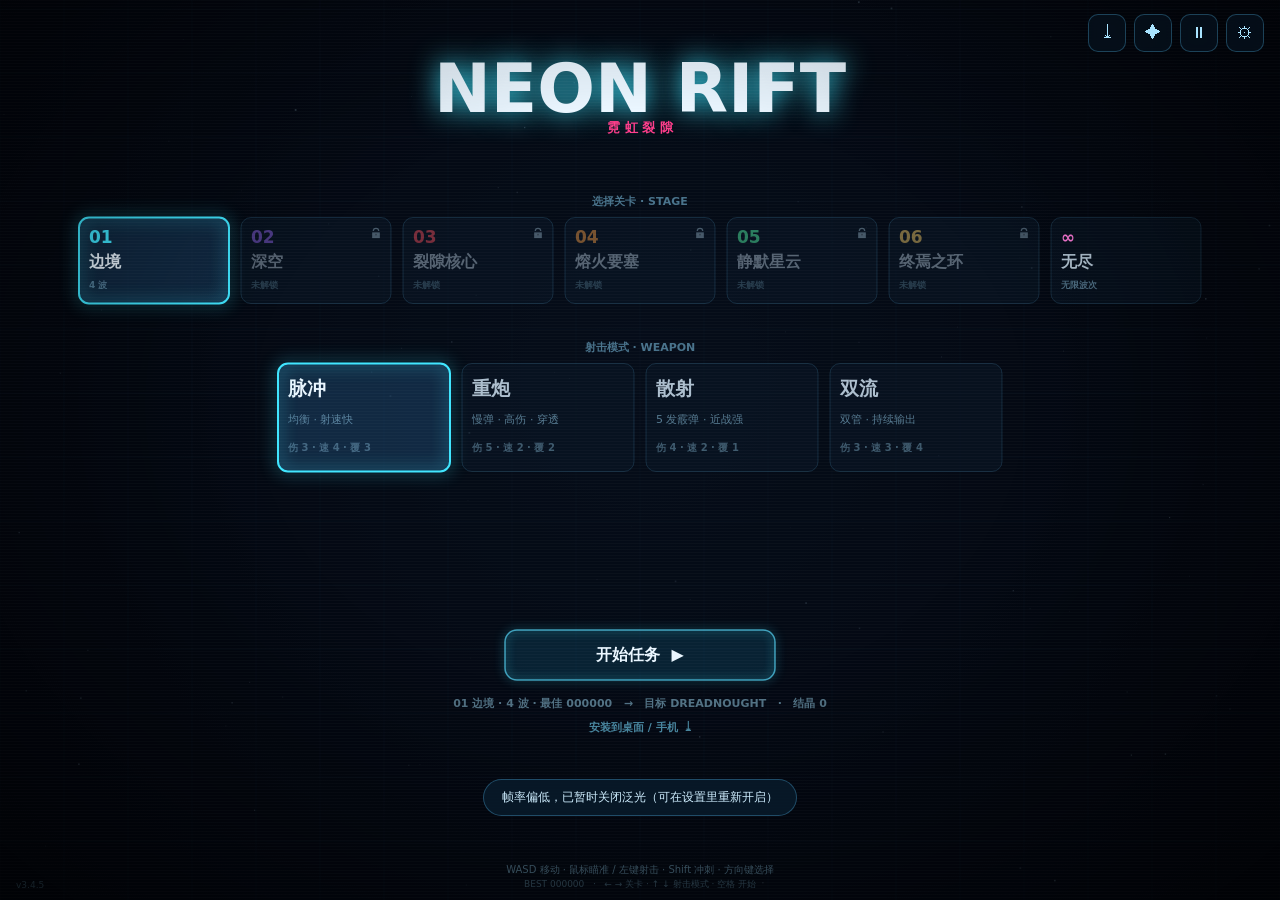
<file: index.html>
<!doctype html>
<html lang="zh-CN">
<head>
<meta charset="utf-8"/>
<meta name="viewport" content="width=device-width, initial-scale=1, maximum-scale=1, user-scalable=no, viewport-fit=cover"/>
<title>NEON RIFT · 霓虹裂隙</title>
<meta name="theme-color" content="#03060d"/>
<link rel="manifest" href="./manifest.webmanifest"/>
<link rel="apple-touch-icon" href="./icons/icon-192.png"/>
<meta name="apple-mobile-web-app-capable" content="yes"/>
<meta name="apple-mobile-web-app-status-bar-style" content="black-translucent"/>
<meta name="apple-mobile-web-app-title" content="NEON RIFT"/>
<meta name="mobile-web-app-capable" content="yes"/>
<style>* { margin: 0; padding: 0; box-sizing: border-box; }
html, body { height: 100%; overflow: hidden; background: #03060d; }
body {
  font-family: "Bahnschrift", "Segoe UI", "Microsoft YaHei", system-ui, sans-serif;
  color: #eaf6ff;
  -webkit-user-select: none; user-select: none;
  -webkit-tap-highlight-color: transparent;
}
#game { display: block; position: fixed; inset: 0; cursor: crosshair; touch-action: none; }
#fx {
  position: fixed; inset: 0; pointer-events: none;
  background:
    radial-gradient(ellipse at 50% 45%, rgba(0,0,0,0) 42%, rgba(0,0,0,.62) 100%),
    repeating-linear-gradient(to bottom, rgba(255,255,255,.028) 0 1px, rgba(0,0,0,0) 1px 3px);
  opacity: .9;
}

#topbar {
  position: fixed; top: 14px; right: 16px; display: flex; gap: 8px; z-index: 20;
}
.iconbtn {
  width: 38px; height: 38px; border-radius: 10px; cursor: pointer;
  border: 1px solid rgba(90, 200, 255, .28);
  background: rgba(8, 22, 38, .55); color: #a9e4ff;
  font-size: 16px; line-height: 1; backdrop-filter: blur(6px);
  transition: border-color .15s, background .15s, color .15s, transform .1s;
}
.iconbtn:hover { border-color: rgba(90, 220, 255, .7); color: #eaf6ff; background: rgba(14, 40, 66, .75); }
.iconbtn:active { transform: scale(.94); }

#settings, #upgrades, #install {
  position: fixed; inset: 0; z-index: 40;
  display: flex; align-items: center; justify-content: center;
  background: rgba(2, 5, 10, .66); backdrop-filter: blur(6px);
  padding: 20px;
}
#settings.hidden, #upgrades.hidden, #install.hidden { display: none; }
.panel {
  width: min(560px, 100%); max-height: 84vh; overflow-y: auto;
  background: linear-gradient(160deg, rgba(10, 26, 44, .96), rgba(5, 12, 22, .97));
  border: 1px solid rgba(70, 190, 255, .25);
  border-radius: 16px; padding: 22px 24px 18px;
  box-shadow: 0 24px 80px rgba(0, 0, 0, .6), 0 0 40px rgba(40, 180, 255, .07);
}
.panel h2 {
  font-size: 20px; letter-spacing: .12em; margin-bottom: 16px;
  display: flex; align-items: baseline; gap: 10px;
}
.panel h2 span { font-size: 11px; letter-spacing: .3em; color: rgba(130, 200, 235, .5); font-weight: 500; }
.row {
  display: flex; align-items: center; justify-content: space-between; gap: 16px;
  padding: 11px 0; border-bottom: 1px solid rgba(80, 160, 210, .1);
}
.row:last-child { border-bottom: none; }
.row .label { font-size: 13px; color: rgba(205, 235, 250, .88); }
.row .label small { display: block; font-size: 11px; color: rgba(130, 190, 220, .5); margin-top: 2px; }
.row input[type=range] { width: 190px; accent-color: #3fe6ff; }
.switch {
  width: 44px; height: 24px; border-radius: 12px; border: 1px solid rgba(90, 190, 235, .3);
  background: rgba(255, 255, 255, .07); position: relative; cursor: pointer; flex: none;
  transition: background .18s, border-color .18s;
}
.switch::after {
  content: ""; position: absolute; top: 2px; left: 2px; width: 18px; height: 18px;
  border-radius: 50%; background: rgba(190, 225, 245, .7); transition: transform .18s, background .18s;
}
.switch.on { background: rgba(40, 190, 255, .28); border-color: rgba(90, 220, 255, .65); }
.switch.on::after { transform: translateX(20px); background: #7fe7ff; }
.bind {
  min-width: 84px; padding: 6px 12px; border-radius: 8px; cursor: pointer;
  border: 1px solid rgba(90, 190, 235, .3); background: rgba(255, 255, 255, .05);
  color: #cfeeff; font-family: inherit; font-size: 12px;
}
.bind:hover { border-color: rgba(90, 220, 255, .7); }
.bind:disabled { opacity: .38; cursor: not-allowed; }
.bind.waiting { border-color: #ffd166; color: #ffd166; animation: blink 1s infinite; }
@keyframes blink { 50% { opacity: .45; } }
.shards {
  display: flex; align-items: baseline; gap: 8px;
  font-size: 12px; letter-spacing: .18em; color: rgba(150, 210, 240, .6);
  margin-bottom: 8px;
}
.shards b { font-size: 22px; letter-spacing: .04em; color: #ffd166; font-weight: 700; }
.guide { font-size: 13px; line-height: 1.9; color: rgba(205, 235, 250, .85); }
.guide p { margin: 8px 0; }
.guide b { color: #7fe7ff; }
.guide ol { padding-left: 20px; margin: 6px 0; }
.guide li { margin: 4px 0; }
.guide .muted { color: rgba(150, 200, 230, .55); font-size: 12px; }
.panel-foot { display: flex; justify-content: space-between; gap: 12px; margin-top: 18px; }
.panel-foot button {
  padding: 9px 18px; border-radius: 9px; cursor: pointer; font-family: inherit;
  font-size: 13px; border: 1px solid rgba(90, 190, 235, .3);
  background: rgba(255, 255, 255, .05); color: #cfeeff;
}
.panel-foot button.primary { background: rgba(40, 190, 255, .2); border-color: rgba(90, 220, 255, .65); color: #eaf6ff; }
.panel-foot button:hover { border-color: rgba(90, 220, 255, .8); }
.section-title {
  font-size: 11px; letter-spacing: .24em; color: rgba(130, 200, 235, .45);
  margin: 18px 0 4px; text-transform: uppercase;
}

#rotate {
  position: fixed; inset: 0; z-index: 60; display: flex; flex-direction: column;
  align-items: center; justify-content: center; gap: 18px;
  background: rgba(2, 5, 10, .92); font-size: 15px; color: rgba(190, 230, 250, .8);
}
#rotate.hidden { display: none; }
#rotate div { font-size: 54px; color: #3fe6ff; animation: spin 2.4s ease-in-out infinite; }
@keyframes spin { 0%, 20% { transform: rotate(0deg); } 60%, 100% { transform: rotate(90deg); } }

#toast {
  position: fixed; left: 50%; bottom: 84px; transform: translateX(-50%);
  padding: 9px 18px; border-radius: 999px; z-index: 50;
  background: rgba(8, 26, 42, .9); border: 1px solid rgba(90, 200, 255, .3);
  font-size: 12px; color: #cfeeff; pointer-events: none;
  transition: opacity .3s;
}
#toast.hidden { opacity: 0; }
</style>
</head>
<body>
<canvas id="game"></canvas>
<div id="fx"></div>

<div id="topbar">
  <button id="btn-install" class="iconbtn" title="安装到桌面 / 手机">⤓</button>
  <button id="btn-upgrades" class="iconbtn" title="强化">✦</button>
  <button id="btn-pause" class="iconbtn" title="暂停">⏸</button>
  <button id="btn-settings" class="iconbtn" title="设置">⚙</button>
</div>

<div id="settings" class="hidden">
  <div class="panel">
    <h2>设置 <span>SETTINGS</span></h2>
    <div id="settings-body"></div>
    <div class="panel-foot">
      <button id="btn-reset" class="ghost">恢复默认</button>
      <button id="btn-close" class="primary">关闭</button>
    </div>
  </div>
</div>

<div id="upgrades" class="hidden">
  <div class="panel">
    <h2>强化 <span>UPGRADES</span></h2>
    <div class="shards">结晶 <b id="shard-count">0</b></div>
    <div id="upgrade-body"></div>
    <div class="panel-foot">
      <button id="btn-upgrade-close" class="primary">关闭</button>
    </div>
  </div>
</div>

<div id="install" class="hidden">
  <div class="panel">
    <h2>安装 <span>INSTALL</span></h2>
    <div id="install-body" class="guide"></div>
    <div class="panel-foot">
      <button id="btn-install-close" class="primary">知道了</button>
    </div>
  </div>
</div>

<div id="rotate" class="hidden">
  <div>↻</div>
  <p>横屏游玩体验更好</p>
</div>

<div id="toast" class="hidden"></div>

<script>(function () {
'use strict';
/* ---- 00-config.js ---- */
﻿/* =========================================================
   NEON RIFT · 霓虹裂隙
   00 — config: constants, palettes, persistent settings
   ========================================================= */

var TAU = Math.PI * 2;
var APP_VERSION = 'v3.4.5';
var SIM_HZ = 120;
var STEP = 1 / SIM_HZ;
var MAX_STEPS = 8;
var FONT = '"Bahnschrift","Segoe UI","Microsoft YaHei",system-ui,sans-serif';
var SAVE_BEST_KEY = 'neonrift.best.v2';
var SAVE_SET_KEY = 'neonrift.settings.v2';
var SAVE_LOADOUT_KEY = 'neonrift.loadout.v1';
var SAVE_STAGEBEST_KEY = 'neonrift.stagebest.v1';
var SAVE_PROGRESS_KEY = 'neonrift.progress.v1';
var SAVE_UPGRADE_KEY = 'neonrift.upgrades.v1';

/* 战役关卡：数字顺序，通关前一关解锁下一关；无尽是常驻模式 */
var STAGES = [
  {
    num: 1, name: '边境', en: 'OUTER RIM', waves: 3,
    hp: 1, speed: 1, dmg: 1, spawn: 1,
    bossHp: 1, bossVariant: 0, bossName: 'DREADNOUGHT',
    tint: '#3fe6ff', reward: 30,
    desc: '标准节奏 · 3 波 + 守卫'
  },
  {
    num: 2, name: '深空', en: 'DEEP FIELD', waves: 4,
    hp: 1.25, speed: 1.05, dmg: 1.08, spawn: 1.15,
    bossHp: 1.2, bossVariant: 1, bossName: 'SENTINEL',
    tint: '#9d6bff', reward: 45,
    desc: '更硬更快 · 4 波 + 哨兵'
  },
  {
    num: 3, name: '裂隙核心', en: 'RIFT CORE', waves: 5,
    hp: 1.55, speed: 1.1, dmg: 1.16, spawn: 1.3,
    bossHp: 1.45, bossVariant: 2, bossName: 'RIFT CORE',
    tint: '#ff4d5e', reward: 65,
    desc: '高压弹幕 · 5 波 + 核心'
  },
  {
    num: 4, name: '熔火要塞', en: 'EMBER FORT', waves: 6,
    hp: 1.95, speed: 1.15, dmg: 1.24, spawn: 1.45,
    bossHp: 1.7, bossVariant: 0, bossName: 'WARFORGE',
    tint: '#ff9f43', reward: 90,
    desc: '重装火力 · 6 波 + 熔炉'
  },
  {
    num: 5, name: '静默星云', en: 'SILENT NEBULA', waves: 7,
    hp: 2.4, speed: 1.2, dmg: 1.32, spawn: 1.6,
    bossHp: 2.0, bossVariant: 1, bossName: 'VOID EYE',
    tint: '#54ffa8', reward: 120,
    desc: '视野压制 · 7 波 + 虚空之眼'
  },
  {
    num: 6, name: '终焉之环', en: 'FINAL RING', waves: 8,
    hp: 2.9, speed: 1.25, dmg: 1.4, spawn: 1.75,
    bossHp: 2.3, bossVariant: 2, bossName: 'OMEGA',
    tint: '#ffd166', reward: 160,
    desc: '最终决战 · 8 波 + OMEGA'
  },
  {
    num: 0, name: '无尽', en: 'ENDLESS', waves: 0, endless: true,
    hp: 1.5, speed: 1.15, dmg: 1.25, spawn: 1.4,
    bossHp: 1.9, bossVariant: 2, bossName: 'RIFT CORE',
    tint: '#ff7ad9', reward: 0,
    desc: '无限波次 · 每 5 波 Boss'
  }
];

/* 强化：用通关获得的结晶永久升级 */
var UPGRADES = [
  { id: 'damage', name: '火力强化', en: 'DAMAGE', desc: '每级 +8% 子弹伤害', max: 10, cost: 40, growth: 1.35 },
  { id: 'rate', name: '射速强化', en: 'FIRE RATE', desc: '每级 -3% 射击间隔', max: 8, cost: 50, growth: 1.35 },
  { id: 'hull', name: '船体强化', en: 'HULL', desc: '每级 +10 最大结构', max: 8, cost: 45, growth: 1.35 },
  { id: 'shield', name: '护盾单元', en: 'SHIELD', desc: '开局多 1 层护盾', max: 3, cost: 90, growth: 2.0 },
  { id: 'armor', name: '装甲镀层', en: 'ARMOR', desc: '每级 -4% 受到伤害', max: 5, cost: 75, growth: 1.6 }
];

/* 射击模式：单发 / 重炮 / 散射 / 双流 */
var WEAPONS = [
  {
    id: 'pulse', name: '脉冲', en: 'PULSE', desc: '均衡 · 射速快',
    interval: 0.1, dmg: 1, speed: 940, r: 3.4, life: 0.9,
    count: 1, spread: 0, pierce: 0, color: '#7fe7ff',
    stats: [3, 4, 3]
  },
  {
    id: 'cannon', name: '重炮', en: 'CANNON', desc: '慢弹 · 高伤 · 穿透',
    interval: 0.3, dmg: 3.5, speed: 640, r: 6.5, life: 1.2,
    count: 1, spread: 0, pierce: 2, color: '#ffd166',
    stats: [5, 2, 2]
  },
  {
    id: 'scatter', name: '散射', en: 'SCATTER', desc: '5 发霰弹 · 近战强',
    interval: 0.36, dmg: 0.85, speed: 790, r: 3, life: 0.55,
    count: 5, spread: 0.42, pierce: 0, color: '#c3b6ff',
    stats: [4, 2, 1]
  },
  {
    id: 'twin', name: '双流', en: 'TWIN', desc: '双管 · 持续输出',
    interval: 0.13, dmg: 0.7, speed: 980, r: 3, life: 0.85,
    count: 2, spread: 0.05, pierce: 0, color: '#3fe6ff',
    stats: [3, 3, 4]
  }
];

var PALETTES = {
  normal: {
    player: '#3fe6ff',
    drone: '#ff3d8b',
    weaver: '#ffd166',
    splitter: '#9d6bff',
    sniper: '#ff9f43',
    bomber: '#ff5d3d',
    boss: '#ff4d5e',
    heal: '#54ffa8',
    rapid: '#ffd166',
    triple: '#9d6bff',
    shield: '#7fe7ff',
    white: '#eaf6ff',
    cyan: '#3fe6ff',
    gold: '#ffd166',
    green: '#54ffa8',
    red: '#ff4d5e',
    violet: '#9d6bff',
    pink: '#ff3d8b',
    orange: '#ff9f43'
  },
  cb: {
    player: '#00e5ff',
    drone: '#ffb000',
    weaver: '#4d7cff',
    splitter: '#ffffff',
    sniper: '#ff44ff',
    bomber: '#ff3030',
    boss: '#ff3030',
    heal: '#54ffa8',
    rapid: '#ffb000',
    triple: '#4d7cff',
    shield: '#00e5ff',
    white: '#f2f7ff',
    cyan: '#00e5ff',
    gold: '#ffb000',
    green: '#54ffa8',
    red: '#ff3030',
    violet: '#4d7cff',
    pink: '#ffb000',
    orange: '#ff44ff'
  }
};

var BIND_ACTIONS = [
  { id: 'up', label: '上移', hint: '默认 W' },
  { id: 'down', label: '下移', hint: '默认 S' },
  { id: 'left', label: '左移', hint: '默认 A' },
  { id: 'right', label: '右移', hint: '默认 D' },
  { id: 'shoot', label: '射击', hint: '默认 空格 / 鼠标左键' },
  { id: 'dash', label: '冲刺', hint: '默认 Shift / 鼠标右键' },
  { id: 'pause', label: '暂停', hint: '默认 P / Esc' }
];

function defaultSettings() {
  return {
    volume: 0.8,
    shake: 1,
    flashes: true,
    colorblind: false,
    autoaim: false,
    bloom: true,
    sim120: true,
    showFps: false,
    bindings: {
      up: 'KeyW',
      down: 'KeyS',
      left: 'KeyA',
      right: 'KeyD',
      shoot: 'Space',
      dash: 'ShiftLeft',
      pause: 'KeyP'
    }
  };
}

function loadSettings() {
  var s = defaultSettings();
  try {
    var raw = localStorage.getItem(SAVE_SET_KEY);
    if (raw) {
      var o = JSON.parse(raw) || {};
      for (var k in s) {
        if (k === 'bindings') continue;
        if (k in o) s[k] = o[k];
      }
      if (o.bindings) {
        for (var b in s.bindings) {
          if (typeof o.bindings[b] === 'string' && o.bindings[b]) s.bindings[b] = o.bindings[b];
        }
      }
    }
  } catch (e) {}
  return s;
}

function saveSettings() {
  try { localStorage.setItem(SAVE_SET_KEY, JSON.stringify(settings)); } catch (e) {}
}

var settings = loadSettings();
var COL = settings.colorblind ? PALETTES.cb : PALETTES.normal;

function applyPalette() {
  COL = settings.colorblind ? PALETTES.cb : PALETTES.normal;
}

function applySimRate() {
  var fast = settings.sim120 !== false;
  SIM_HZ = fast ? 120 : 60;
  STEP = 1 / SIM_HZ;
  MAX_STEPS = fast ? 8 : 5;
}

applySimRate();



/* ---- 05-canvas.js ---- */
/* =========================================================
   05 — canvas handles & render surfaces
   ========================================================= */

var canvas = document.getElementById('game');
var ctx = canvas.getContext('2d');

var sceneCanvas = null;
var sceneCtx = null;
var bloomCanvas = null;
var bloomCtx = null;
var bgCanvas = null;
var bgCtx = null;
var stars = [];

var g = null; // current world render target

var VW = 1, VH = 1, DPR = 1;
var bloomEnabled = true;
var fpsSamples = [];
var lowFpsTime = 0;

/* ---- 10-util.js ---- */
/* =========================================================
   10 — util: math, drawing helpers, pools, key labels
   ========================================================= */

function rand(a, b) { return a + Math.random() * (b - a); }
function randi(a, b) { return Math.floor(rand(a, b + 1)); }
function clamp(v, a, b) { return v < a ? a : (v > b ? b : v); }
function lerp(a, b, t) { return a + (b - a) * t; }
function hlen(x, y) { return Math.hypot(x, y); }
function dist(ax, ay, bx, by) { return Math.hypot(ax - bx, ay - by); }
function pick(arr) { return arr[Math.floor(Math.random() * arr.length)]; }

function pad(n) { return String(Math.max(0, Math.floor(n))).padStart(6, '0'); }
function pad2(n) { return String(Math.max(0, Math.floor(n))).padStart(2, '0'); }

function poly(g, x, y, r, sides, rot) {
  g.beginPath();
  for (var i = 0; i < sides; i++) {
    var a = rot + (i / sides) * TAU;
    var px = x + Math.cos(a) * r;
    var py = y + Math.sin(a) * r;
    if (i === 0) g.moveTo(px, py); else g.lineTo(px, py);
  }
  g.closePath();
}

function glowOn(g, color, blur) { g.shadowColor = color; g.shadowBlur = blur; }
function glowOff(g) { g.shadowBlur = 0; }

var KEY_NAMES = {
  Space: '空格',
  ShiftLeft: '左 Shift',
  ShiftRight: '右 Shift',
  ControlLeft: '左 Ctrl',
  ControlRight: '右 Ctrl',
  AltLeft: '左 Alt',
  AltRight: '右 Alt',
  ArrowUp: '↑',
  ArrowDown: '↓',
  ArrowLeft: '←',
  ArrowRight: '→',
  Escape: 'Esc',
  Enter: 'Enter',
  Tab: 'Tab',
  Backspace: 'Backspace',
  CapsLock: 'CapsLock',
  Semicolon: ';',
  Quote: "'",
  Comma: ',',
  Period: '.',
  Slash: '/',
  Backslash: '\\',
  BracketLeft: '[',
  BracketRight: ']',
  Minus: '-',
  Equal: '=',
  Backquote: '`'
};

function keyLabel(code) {
  if (!code) return '—';
  if (KEY_NAMES[code]) return KEY_NAMES[code];
  if (code.indexOf('Key') === 0) return code.slice(3);
  if (code.indexOf('Digit') === 0) return code.slice(5);
  if (code.indexOf('Numpad') === 0) return 'Num ' + code.slice(6);
  return code;
}

/* simple object pool: take() returns a recycled object or a new one */
function Pool() { this.free = []; }
Pool.prototype.take = function () { return this.free.length ? this.free.pop() : {}; };
Pool.prototype.give = function (o) { if (this.free.length < 600) this.free.push(o); };

/* ---- 20-audio.js ---- */
/* =========================================================
   20 — audio: tiny WebAudio synth, no assets
   ========================================================= */

var AC = null;
var masterGain = null;
var noiseBuf = null;

function audio() {
  if (AC) {
    if (AC.state === 'suspended') { try { AC.resume(); } catch (e) {} }
    return AC;
  }
  var Ctor = window.AudioContext || window.webkitAudioContext;
  if (!Ctor) return null;
  try { AC = new Ctor(); } catch (e) { return null; }
  masterGain = AC.createGain();
  masterGain.gain.value = settings.volume;
  masterGain.connect(AC.destination);
  return AC;
}

function applyVolume() {
  if (masterGain) masterGain.gain.value = clamp(settings.volume, 0, 1);
}

function getNoise(a) {
  if (!noiseBuf) {
    noiseBuf = a.createBuffer(1, Math.floor(a.sampleRate * 0.5), a.sampleRate);
    var d = noiseBuf.getChannelData(0);
    for (var i = 0; i < d.length; i++) d[i] = Math.random() * 2 - 1;
  }
  return noiseBuf;
}

function tone(f1, f2, dur, type, vol, delay) {
  if (settings.volume <= 0.001) return;
  var a = audio(); if (!a) return;
  var t = a.currentTime + (delay || 0);
  var o = a.createOscillator();
  var gn = a.createGain();
  o.type = type || 'sine';
  o.frequency.setValueAtTime(Math.max(20, f1), t);
  o.frequency.exponentialRampToValueAtTime(Math.max(20, f2), t + dur);
  gn.gain.setValueAtTime(0.0001, t);
  gn.gain.exponentialRampToValueAtTime(Math.max(0.0002, vol), t + 0.008);
  gn.gain.exponentialRampToValueAtTime(0.0001, t + dur);
  o.connect(gn);
  gn.connect(masterGain);
  o.start(t);
  o.stop(t + dur + 0.03);
}

function noiseHit(dur, vol, freq, q, delay) {
  if (settings.volume <= 0.001) return;
  var a = audio(); if (!a) return;
  var t = a.currentTime + (delay || 0);
  var src = a.createBufferSource();
  src.buffer = getNoise(a);
  var flt = a.createBiquadFilter();
  flt.type = 'bandpass';
  flt.frequency.value = freq;
  flt.Q.value = q || 1;
  var gn = a.createGain();
  gn.gain.setValueAtTime(vol, t);
  gn.gain.exponentialRampToValueAtTime(0.0001, t + dur);
  src.connect(flt);
  flt.connect(gn);
  gn.connect(masterGain);
  src.start(t);
  src.stop(t + dur + 0.02);
}

function sfx(name, opts) {
  opts = opts || {};
  var p = opts.pitch || 1;
  switch (name) {
    case 'shoot':
      tone(880 * p, 260 * p, 0.055, 'square', 0.016);
      break;
    case 'hit':
      tone(340 * p, 190 * p, 0.045, 'triangle', 0.024);
      break;
    case 'kill':
      noiseHit(0.2, 0.06, 900 * p, 0.8);
      tone(220 * p, 80 * p, 0.16, 'triangle', 0.03);
      break;
    case 'bigkill':
      noiseHit(0.5, 0.1, 400, 0.6);
      tone(120, 40, 0.6, 'sawtooth', 0.06);
      break;
    case 'hurt':
      tone(180, 60, 0.28, 'sawtooth', 0.06);
      noiseHit(0.18, 0.05, 300, 0.7);
      break;
    case 'dash':
      noiseHit(0.16, 0.045, 1600, 1.4);
      break;
    case 'pickup':
      tone(660, 660, 0.08, 'sine', 0.045);
      tone(990, 990, 0.12, 'sine', 0.045, 0.08);
      break;
    case 'wave':
      tone(220, 220, 0.16, 'triangle', 0.045);
      tone(330, 330, 0.22, 'triangle', 0.045, 0.12);
      break;
    case 'death':
      noiseHit(0.9, 0.1, 500, 0.6);
      tone(140, 40, 0.9, 'sawtooth', 0.08);
      break;
    case 'bossSpawn':
      tone(70, 45, 1.0, 'sawtooth', 0.085);
      noiseHit(0.8, 0.07, 220, 0.6);
      break;
    case 'bossShot':
      tone(130, 80, 0.25, 'square', 0.026);
      break;
    case 'enrage':
      tone(90, 200, 0.5, 'sawtooth', 0.08);
      noiseHit(0.6, 0.08, 260, 0.7);
      break;
    case 'shield':
      tone(520, 780, 0.14, 'sine', 0.05);
      break;
    case 'shieldBreak':
      tone(700, 200, 0.3, 'square', 0.05);
      noiseHit(0.2, 0.05, 1200, 1.2);
      break;
    case 'snipe':
      tone(1400, 300, 0.12, 'sawtooth', 0.035);
      break;
    case 'charge':
      tone(300, 900, 0.5, 'sine', 0.025);
      break;
    case 'fuse':
      tone(900, 900, 0.06, 'square', 0.03);
      break;
    case 'boom':
      noiseHit(0.45, 0.11, 300, 0.7);
      tone(90, 40, 0.45, 'sawtooth', 0.07);
      break;
    default:
      break;
  }
}

/* ---- 30-input.js ---- */
﻿/* =========================================================
   30 — input: keyboard, mouse, touch joystick, rebinding
   ========================================================= */

var keys = new Set();
var pressed = new Set();
var pointer = { x: 0, y: 0, down: false, active: false, type: 'mouse' };
var stick = { active: false, id: null, ox: 0, oy: 0, x: 0, y: 0, dx: 0, dy: 0, mag: 0 };
var wasTouch = false;
var dashQueued = false;
var rebindAction = null;

var IS_TOUCH = (typeof navigator !== 'undefined' && navigator.maxTouchPoints > 0) ||
  (typeof window !== 'undefined' && 'ontouchstart' in window);

function act(name) {
  var c = settings.bindings[name];
  if (name === 'up') return keys.has(c) || keys.has('ArrowUp');
  if (name === 'down') return keys.has(c) || keys.has('ArrowDown');
  if (name === 'left') return keys.has(c) || keys.has('ArrowLeft');
  if (name === 'right') return keys.has(c) || keys.has('ArrowRight');
  if (name === 'shoot') return keys.has(c);
  if (name === 'dash') return keys.has(c) || keys.has('ShiftRight');
  if (name === 'pause') return keys.has(c) || keys.has('Escape');
  return keys.has(c);
}

function actPressed(name) {
  var c = settings.bindings[name];
  if (name === 'up') return pressed.has(c) || pressed.has('ArrowUp');
  if (name === 'down') return pressed.has(c) || pressed.has('ArrowDown');
  if (name === 'left') return pressed.has(c) || pressed.has('ArrowLeft');
  if (name === 'right') return pressed.has(c) || pressed.has('ArrowRight');
  if (name === 'shoot') return pressed.has(c);
  if (name === 'dash') return pressed.has(c) || pressed.has('ShiftRight');
  if (name === 'pause') return pressed.has(c) || pressed.has('Escape');
  return pressed.has(c);
}

function isTypingTarget(el) {
  if (!el) return false;
  var tag = (el.tagName || '').toLowerCase();
  return tag === 'input' || tag === 'textarea' || tag === 'select';
}

function clearInput() {
  keys.clear();
  pressed.clear();
  pointer.down = false;
  stick.active = false;
  stick.mag = 0;
  stick.dx = stick.dy = 0;
}

window.addEventListener('keydown', function (e) {
  if (rebindAction) {
    e.preventDefault();
    if (e.code === 'Escape') {
      rebindAction = null;
      refreshSettings();
      return;
    }
    settings.bindings[rebindAction] = e.code;
    rebindAction = null;
    saveSettings();
    refreshSettings();
    return;
  }
  if (isTypingTarget(e.target)) return;

  var gameKey = ['Space', 'ArrowUp', 'ArrowDown', 'ArrowLeft', 'ArrowRight', 'Tab', 'ShiftLeft', 'ShiftRight'].indexOf(e.code) >= 0;
  if (gameKey && e.preventDefault) e.preventDefault();

  if (!keys.has(e.code)) pressed.add(e.code);
  keys.add(e.code);
}, { passive: false });

window.addEventListener('keyup', function (e) {
  keys.delete(e.code);
});

window.addEventListener('blur', function () {
  clearInput();
});

function updatePointerFromEvent(e) {
  var r = canvas.getBoundingClientRect();
  pointer.x = e.clientX - r.left;
  pointer.y = e.clientY - r.top;
  pointer.active = true;
}

function stickFromEvent(e) {
  var r = canvas.getBoundingClientRect();
  var x = e.clientX - r.left;
  var y = e.clientY - r.top;
  var dx = x - stick.ox;
  var dy = y - stick.oy;
  var m = hlen(dx, dy);
  var max = 62;
  if (m > max) { dx = dx / m * max; dy = dy / m * max; m = max; }
  stick.x = x;
  stick.y = y;
  stick.dx = dx / max;
  stick.dy = dy / max;
  stick.mag = clamp(m / max, 0, 1);
}

canvas.addEventListener('pointerdown', function (e) {
  if (uiModal) return;
  updatePointerFromEvent(e);
  if (e.pointerType === 'touch') {
    wasTouch = true;
    if (state === 'play') {
      if (!stick.active) {
        stick.active = true;
        stick.id = e.pointerId;
        stick.ox = pointer.x;
        stick.oy = pointer.y;
        stick.x = pointer.x;
        stick.y = pointer.y;
        stick.dx = 0; stick.dy = 0; stick.mag = 0;
      } else {
        dashQueued = true;
      }
    }
  } else {
    pointer.type = 'mouse';
    pointer.down = true;
    if (e.button === 2) dashQueued = true;
  }

  if (state === 'title') {
    menuPointer(pointer.x, pointer.y);
  } else if (state === 'clear') {
    if (clearTimer > 0.8) goMenu();
  } else if (state === 'dead') {
    if (deadTimer > 0.6) goMenu();
  } else if (state === 'pause' && !uiModal) {
    state = 'play';
  }
  try { canvas.setPointerCapture(e.pointerId); } catch (err) {}
});

canvas.addEventListener('pointermove', function (e) {
  updatePointerFromEvent(e);
  if (e.pointerType !== 'touch') pointer.aimLock = false;
  if (e.pointerType === 'touch') {
    wasTouch = true;
    if (stick.active && e.pointerId === stick.id) stickFromEvent(e);
  } else {
    pointer.type = 'mouse';
  }
});

window.addEventListener('pointerup', function (e) {
  if (e.pointerType === 'touch') {
    if (stick.active && e.pointerId === stick.id) {
      stick.active = false;
      stick.id = null;
      stick.mag = 0;
      stick.dx = stick.dy = 0;
    }
  } else {
    pointer.down = false;
  }
});

window.addEventListener('pointercancel', function () {
  pointer.down = false;
  stick.active = false;
  stick.id = null;
  stick.mag = 0;
  stick.dx = stick.dy = 0;
});

canvas.addEventListener('contextmenu', function (e) {
  if (e.preventDefault) e.preventDefault();
});


/* ---- 40-state.js ---- */
/* =========================================================
   40 — state: score, player, wave director, entity factories
   ========================================================= */

var state = 'title';
var time = 0;
var score = 0;
var best = loadBest();
var bestByStage = loadStageBest();
var progress = loadProgress();
var upgrades = loadUpgrades();
var clearReward = 0;
var clearFirst = false;
var menuStage = 0;
var menuWeapon = 0;
var stageIndex = 0;
var stageCfg = STAGES[0];
var weaponCfg = WEAPONS[0];
var menuRects = [];
var clearTimer = 0;
var clearNewBest = false;
var wave = 0;
var combo = 0;
var comboTimer = 0;
var shakeMag = 0;
var shakeX = 0;
var shakeY = 0;
var hitstop = 0;
var hitFlash = 0;
var banner = 0;
var bannerText = '';
var deadTimer = 0;
var waveActive = false;
var waveGap = 0;
var waveStartTime = 0;
var waveSpawn = { left: 0, timer: 0, interval: 0.9, boss: false };
var boss = null;
var muted = false;

var player = {
  x: 0, y: 0, vx: 0, vy: 0, r: 14,
  hp: 100, maxHp: 100,
  aim: -Math.PI / 2,
  fireCd: 0, dashCd: 0, dashT: 0, ddx: 0, ddy: 0,
  invuln: 0, rapid: 0, triple: 0, thrust: 0,
  shield: 0, shots: 0, hitDirs: []
};

var bullets = [];
var ebullets = [];
var enemies = [];
var particles = [];
var pickups = [];
var rings = [];
var floats = [];
var spawns = [];

var bulletPool = new Pool();
var ebPool = new Pool();
var partPool = new Pool();
var floatPool = new Pool();
var ringPool = new Pool();

function loadBest() {
  try { return parseInt(localStorage.getItem(SAVE_BEST_KEY) || '0', 10) || 0; } catch (e) { return 0; }
}

function saveBest(v) {
  try { localStorage.setItem(SAVE_BEST_KEY, String(v)); } catch (e) {}
}

function loadStageBest() {
  var zeros = STAGES.map(function () { return 0; });
  try {
    var raw = localStorage.getItem(SAVE_STAGEBEST_KEY);
    if (!raw) return zeros;
    var arr = JSON.parse(raw);
    if (!arr || !arr.length) return zeros;
    return STAGES.map(function (_, i) { return Math.max(0, (arr[i] | 0)); });
  } catch (e) { return zeros; }
}

function saveStageBest() {
  try { localStorage.setItem(SAVE_STAGEBEST_KEY, JSON.stringify(bestByStage)); } catch (e) {}
}

function defaultUpgrades() {
  var o = {};
  for (var i = 0; i < UPGRADES.length; i++) o[UPGRADES[i].id] = 0;
  return o;
}

function loadUpgrades() {
  var u = defaultUpgrades();
  try {
    var raw = localStorage.getItem(SAVE_UPGRADE_KEY);
    if (raw) {
      var o = JSON.parse(raw) || {};
      for (var i = 0; i < UPGRADES.length; i++) {
        var def = UPGRADES[i];
        u[def.id] = clamp(o[def.id] | 0, 0, def.max);
      }
    }
  } catch (e) {}
  return u;
}

function saveUpgrades() {
  try { localStorage.setItem(SAVE_UPGRADE_KEY, JSON.stringify(upgrades)); } catch (e) {}
}

function loadProgress() {
  var p = { cleared: STAGES.map(function () { return false; }), shards: 0 };
  try {
    var raw = localStorage.getItem(SAVE_PROGRESS_KEY);
    if (raw) {
      var o = JSON.parse(raw) || {};
      if (o.cleared) {
        for (var i = 0; i < STAGES.length; i++) p.cleared[i] = !!o.cleared[i];
      }
      p.shards = Math.max(0, o.shards | 0);
    }
  } catch (e) {}

  // 迁移：以前拿过分数的关卡视为已通关
  for (var j = 0; j < STAGES.length; j++) {
    if (bestByStage[j] > 0) p.cleared[j] = true;
  }
  p.cleared[STAGES.length - 1] = true; // 无尽常驻解锁
  return p;
}

function saveProgress() {
  try { localStorage.setItem(SAVE_PROGRESS_KEY, JSON.stringify(progress)); } catch (e) {}
}

function isStageUnlocked(i) {
  var st = STAGES[i];
  if (!st) return false;
  if (st.endless) return true;
  if (i === 0) return true;
  return !!progress.cleared[i - 1];
}

function isStageCleared(i) { return !!progress.cleared[i]; }

function upgradeCost(def) {
  var lv = upgrades[def.id] || 0;
  return Math.round(def.cost * Math.pow(def.growth, lv));
}

function canBuyUpgrade(def) {
  return (upgrades[def.id] || 0) < def.max && progress.shards >= upgradeCost(def);
}

function buyUpgrade(id) {
  var def = null;
  for (var i = 0; i < UPGRADES.length; i++) {
    if (UPGRADES[i].id === id) { def = UPGRADES[i]; break; }
  }
  if (!def) return false;
  if ((upgrades[id] || 0) >= def.max) return false;
  var cost = upgradeCost(def);
  if (progress.shards < cost) return false;
  progress.shards -= cost;
  upgrades[id] = (upgrades[id] || 0) + 1;
  saveProgress();
  saveUpgrades();
  return true;
}

function loadLoadout() {
  try {
    var o = JSON.parse(localStorage.getItem(SAVE_LOADOUT_KEY) || '{}');
    if (o && typeof o.stage === 'number') menuStage = clamp(o.stage | 0, 0, STAGES.length - 1);
    if (o && typeof o.weapon === 'number') menuWeapon = clamp(o.weapon | 0, 0, WEAPONS.length - 1);
  } catch (e) {}
}

function saveLoadout() {
  try { localStorage.setItem(SAVE_LOADOUT_KEY, JSON.stringify({ stage: menuStage, weapon: menuWeapon })); } catch (e) {}
}

loadLoadout();
stageCfg = STAGES[menuStage];
weaponCfg = WEAPONS[menuWeapon];

/* ---------------- effects ---------------- */

function addParticles(x, y, n, color, speed, size, life) {
  for (var i = 0; i < n; i++) {
    var a = rand(0, TAU);
    var s = rand(speed * 0.2, speed);
    var l = rand(life * 0.45, life);
    var p = partPool.take();
    p.x = x; p.y = y;
    p.vx = Math.cos(a) * s;
    p.vy = Math.sin(a) * s;
    p.r = rand(size * 0.45, size);
    p.life = l; p.max = l;
    p.color = color;
    particles.push(p);
  }
  if (particles.length > 1000) {
    for (var k = 0; k < 60; k++) partPool.give(particles.shift());
  }
}

function addRing(x, y, color, r, life, w) {
  var o = ringPool.take();
  o.x = x; o.y = y; o.color = color;
  o.r0 = r * 0.35; o.r1 = r * 1.8;
  o.t = 0; o.max = life; o.w = w || 2;
  rings.push(o);
}

function addFloat(x, y, text, color, size) {
  var f = floatPool.take();
  f.x = x; f.y = y; f.text = text; f.color = color; f.size = size;
  f.t = 0; f.max = 0.95;
  floats.push(f);
}

function addShake(amount, angle) {
  shakeMag = Math.min(34, shakeMag + amount * settings.shake);
  if (angle != null) {
    shakeX += Math.cos(angle) * amount * 0.55 * settings.shake;
    shakeY += Math.sin(angle) * amount * 0.55 * settings.shake;
  }
}

/* ---------------- flow ---------------- */

function recycleAll() {
  var i;
  for (i = 0; i < bullets.length; i++) bulletPool.give(bullets[i]);
  bullets.length = 0;
  for (i = 0; i < ebullets.length; i++) ebPool.give(ebullets[i]);
  ebullets.length = 0;
  for (i = 0; i < particles.length; i++) partPool.give(particles[i]);
  particles.length = 0;
  for (i = 0; i < floats.length; i++) floatPool.give(floats[i]);
  floats.length = 0;
  for (i = 0; i < rings.length; i++) ringPool.give(rings[i]);
  rings.length = 0;
  enemies.length = 0;
  pickups.length = 0;
  spawns.length = 0;
}

function startGame(si, wi) {
  if (typeof si === 'number') menuStage = clamp(si | 0, 0, STAGES.length - 1);
  if (typeof wi === 'number') menuWeapon = clamp(wi | 0, 0, WEAPONS.length - 1);
  if (!isStageUnlocked(menuStage)) {
    if (typeof showToast === 'function') showToast('先通关上一关才能解锁');
    sfx('hurt');
    return;
  }
  stageIndex = menuStage;
  stageCfg = STAGES[stageIndex];
  weaponCfg = WEAPONS[menuWeapon];
  saveLoadout();

  recycleAll();
  score = 0; combo = 0; comboTimer = 0;
  boss = null;
  shakeMag = 0; shakeX = 0; shakeY = 0;
  hitstop = 0; hitFlash = 0;
  deadTimer = 0;
  clearTimer = 0;
  clearNewBest = false;
  clearReward = 0;
  clearFirst = false;
  banner = 0; bannerText = '';
  player.x = VW / 2;
  player.y = VH * 0.72;
  player.vx = 0; player.vy = 0;
  player.maxHp = 100 + (upgrades.hull || 0) * 10;
  player.hp = player.maxHp;
  player.aim = -Math.PI / 2;
  player.fireCd = 0.35;
  player.dashCd = 0; player.dashT = 0;
  player.invuln = 1.4;
  player.rapid = 0; player.triple = 0;
  player.shield = upgrades.shield || 0;
  player.shots = 0;
  player.hitDirs.length = 0;
  pointer.aimLock = true;
  state = 'play';
  waveActive = false;
  waveGap = 0;
  startWave(1);
  sfx('wave');
}

function goMenu() {
  state = 'title';
  recycleAll();
  boss = null;
  banner = 0;
  clearTimer = 0;
  deadTimer = 0;
  player.x = VW / 2;
  player.y = VH * 0.72;
  player.hp = player.maxHp;
  player.shield = 0;
  player.hitDirs.length = 0;
  clearInput();
}

function stageClear() {
  state = 'clear';
  clearTimer = 0;
  clearNewBest = score > (bestByStage[stageIndex] || 0);
  if (score > bestByStage[stageIndex]) bestByStage[stageIndex] = score;
  if (score > best) { best = score; saveBest(best); }
  saveStageBest();

  // 结算奖励：首通给全额 + 20，重复通关给 30%
  clearFirst = !progress.cleared[stageIndex];
  var base = stageCfg.reward || 0;
  clearReward = clearFirst ? base + 20 : Math.round(base * 0.3);
  progress.cleared[stageIndex] = true;
  progress.shards += clearReward;
  saveProgress();

  for (var i = 0; i < enemies.length; i++) {
    var e = enemies[i];
    addParticles(e.x, e.y, 10, ecolOf(e), 180, 3, 0.6);
  }
  enemies.length = 0;
  ebullets.length = 0;
  pickups.length = 0;
  addRing(player.x, player.y, COL.gold, 90, 1.1, 5);
  sfx('bigkill');
}

function startWave(n) {
  wave = n;
  waveActive = true;
  waveStartTime = time;
  var isBoss = stageCfg.endless ? (n % 5 === 0) : (n > stageCfg.waves);
  bannerText = isBoss
    ? ('BOSS · ' + stageCfg.bossName)
    : (stageCfg.endless ? ('WAVE ' + n) : ('WAVE ' + n + ' / ' + (stageCfg.waves + 1)));
  banner = 2.4;
  var count;
  if (n === 1) count = 2;
  else if (isBoss) count = 1;
  else count = Math.min(30, Math.round(Math.min(26, 2 + Math.floor(n * 1.5)) * stageCfg.spawn));
  waveSpawn.left = count;
  waveSpawn.timer = isBoss ? 1.8 : 0.9;
  waveSpawn.interval = Math.max(0.26, (0.95 - n * 0.04) / (1 + stageIndex * 0.08));
  waveSpawn.boss = isBoss;
  if (isBoss) addShake(5);
}

function die() {
  state = 'dead';
  deadTimer = 0;
  addShake(30);
  addRing(player.x, player.y, COL.cyan, 76, 0.9, 4);
  addParticles(player.x, player.y, 50, COL.cyan, 340, 4, 1.2);
  addParticles(player.x, player.y, 26, COL.white, 240, 3, 1);
  if (score > best) { best = score; saveBest(best); }
  if (score > (bestByStage[stageIndex] || 0)) {
    bestByStage[stageIndex] = score;
    saveStageBest();
  }
  sfx('death');
}

function damagePlayer(amount, sx, sy) {
  if (player.invuln > 0 || state !== 'play') return;
  if (player.shield > 0) {
    player.shield--;
    player.invuln = 0.85;
    addRing(player.x, player.y, COL.shield, 40, 0.5, 3);
    sfx('shieldBreak');
    addShake(6);
    return;
  }
  var armor = Math.max(0.6, 1 - (upgrades.armor || 0) * 0.04);
  player.hp -= amount * stageCfg.dmg * armor;
  player.invuln = 1.05;
  hitFlash = 1;
  var ang = (sx == null) ? rand(0, TAU) : Math.atan2(player.y - sy, player.x - sx);
  player.hitDirs.push({ a: ang, t: 0 });
  if (player.hitDirs.length > 6) player.hitDirs.shift();
  addShake(9, ang);
  sfx('hurt');
  addParticles(player.x, player.y, 16, COL.red, 190, 3, 0.5);
  if (player.hp <= 0) { player.hp = 0; die(); }
}

/* ---------------- spawning ---------------- */

function chooseType() {
  var r = Math.random();
  if (wave >= 4 && r < 0.10) return 'bomber';
  if (wave >= 3 && r < 0.24) return 'sniper';
  if (wave >= 4 && r < 0.36) return 'splitter';
  if (wave >= 2 && r < 0.62) return 'weaver';
  return 'drone';
}

function spawnEnemy(type) {
  var x = 0, y = 0, m = 70;
  for (var i = 0; i < 24; i++) {
    var side = randi(0, 3);
    if (side === 0) { x = rand(m, VW - m); y = -40; }
    else if (side === 1) { x = VW + 40; y = rand(m, VH - m); }
    else if (side === 2) { x = rand(m, VW - m); y = VH + 40; }
    else { x = -40; y = rand(m, VH - m); }
    if (dist(x, y, player.x, player.y) > 210) break;
  }
  if (type === 'warden') { x = VW / 2; y = -70; }
  var t = type === 'warden' ? 1.5 : 0.65;
  spawns.push({ x: x, y: y, t: t, max: t, type: type });
}

function makeEnemy(type, x, y) {
  var k = (1 + Math.max(0, wave - 1) * 0.05) * stageCfg.hp;
  var spd = stageCfg.speed;
  var e;

  if (type === 'drone') {
    e = {
      type: type, x: x, y: y, vx: 0, vy: 0, r: 13,
      hp: 2.2 * k, speed: (wave === 1 ? 58 : Math.min(200, 70 + wave * 4.5)) * spd,
      score: 10, ang: 0, fire: 0, hit: 0, phase: rand(0, TAU)
    };
  } else if (type === 'weaver') {
    e = {
      type: type, x: x, y: y, vx: 0, vy: 0, r: 15,
      hp: 3.2 * k, speed: Math.min(150, 52 + wave * 3) * spd,
      score: 16, ang: 0, fire: rand(0.8, 1.6), hit: 0, phase: rand(0, TAU)
    };
  } else if (type === 'splitter') {
    e = {
      type: type, x: x, y: y, vx: 0, vy: 0, r: 24,
      hp: 7 * k, speed: Math.min(120, 38 + wave * 2) * spd,
      score: 26, ang: 0, fire: 0, hit: 0, phase: rand(0, TAU)
    };
  } else if (type === 'sniper') {
    e = {
      type: type, x: x, y: y, vx: 0, vy: 0, r: 14,
      hp: 4 * k, speed: 62 * spd, score: 24,
      ang: 0, fire: rand(1.4, 2.4), charge: 0, aimAngle: 0, hit: 0, phase: rand(0, TAU)
    };
  } else if (type === 'bomber') {
    e = {
      type: type, x: x, y: y, vx: 0, vy: 0, r: 16,
      hp: 5.5 * k, speed: 150 * spd, score: 22,
      ang: 0, fire: 0, fuse: -1, hit: 0, phase: rand(0, TAU)
    };
  } else if (type === 'mini') {
    e = {
      type: type, x: x, y: y, vx: rand(-90, 90), vy: rand(-90, 90), r: 9,
      hp: 1.2 * stageCfg.hp, speed: 195 * Math.min(1.15, spd), score: 6,
      ang: 0, fire: 0, hit: 0, phase: 0
    };
  } else {
    var variant = stageCfg.bossVariant;
    var hp = (55 + wave * 5) * stageCfg.bossHp;
    e = {
      type: 'warden', x: x, y: y, vx: 0, vy: 0, r: 46,
      hp: hp, speed: variant === 1 ? 58 : (variant === 2 ? 50 : 46),
      score: 220 + stageIndex * 180, ang: 0,
      fire: 1.8, fire2: 2.4, spawnT: 5,
      spiralT: 0.8, spiralAngle: 0,
      variant: variant,
      hit: 0, phase: 0, enraged: false
    };
  }

  e.maxHp = e.hp;
  e.vx = e.vx || 0;
  e.vy = e.vy || 0;
  if (wave >= 3 && type !== 'mini' && type !== 'warden' && Math.random() < 0.12) applyElite(e);
  return e;
}

function applyElite(e) {
  var affix = pick(['shield', 'swift', 'split', 'volatile']);
  e.affix = affix;
  e.elite = true;
  e.hp *= 1.7;
  e.maxHp = e.hp;
  e.r *= 1.1;
  e.score = Math.round(e.score * 3);
  if (affix === 'shield') e.shield = 3;
  if (affix === 'swift') e.speed *= 1.5;
}

function enemyShoot(x, y, a, speed, r) {
  var b = ebPool.take();
  b.x = x; b.y = y;
  b.px = x; b.py = y;
  b.vx = Math.cos(a) * speed;
  b.vy = Math.sin(a) * speed;
  b.r = r || 5;
  b.life = 7;
  ebullets.push(b);
}

function dropPickup(x, y, type) {
  if (!type) {
    var r = Math.random();
    type = r < 0.44 ? 'heal' : (r < 0.7 ? 'rapid' : (r < 0.9 ? 'triple' : 'shield'));
  }
  pickups.push({
    x: x, y: y, vx: rand(-30, 30), vy: rand(-30, 30),
    r: 13, type: type, life: 17, t: rand(0, TAU)
  });
}

/* ---- 50-update.js ---- */
/* =========================================================
   50 — update: simulation
   ========================================================= */

var lastVolume = 0.8;

function toggleMute() {
  if (settings.volume > 0.001) {
    lastVolume = settings.volume;
    settings.volume = 0;
  } else {
    settings.volume = lastVolume || 0.8;
  }
  applyVolume();
  saveSettings();
  if (typeof syncSettingsUI === 'function') syncSettingsUI();
}

function update(dt) {
  time += dt;

  for (var i = 0; i < stars.length; i++) {
    var s = stars[i];
    s.y += s.z * 16 * dt;
    s.tw += dt * (0.6 + s.z);
    if (s.y > VH + 4) { s.y = -4; s.x = Math.random() * VW; }
  }

  shakeMag *= Math.exp(-7 * dt);
  shakeX *= Math.exp(-9 * dt);
  shakeY *= Math.exp(-9 * dt);
  if (shakeMag < 0.05) shakeMag = 0;
  hitFlash = Math.max(0, hitFlash - dt * 2.4);
  banner = Math.max(0, banner - dt);

  if (pressed.has('KeyM')) toggleMute();

  if (hitstop > 0) {
    hitstop -= dt;
    pressed.clear();
    return;
  }

  if (state === 'title') {
    if (actPressed('left')) menuStage = (menuStage + STAGES.length - 1) % STAGES.length;
    if (actPressed('right')) menuStage = (menuStage + 1) % STAGES.length;
    if (actPressed('up')) menuWeapon = (menuWeapon + WEAPONS.length - 1) % WEAPONS.length;
    if (actPressed('down')) menuWeapon = (menuWeapon + 1) % WEAPONS.length;
    if (actPressed('shoot') || pressed.has('Enter')) startGame(menuStage, menuWeapon);
    pressed.clear();
    return;
  }

  if (state === 'pause') {
    if (uiModal) {
      if (pressed.has('Escape')) closeModal();
      pressed.clear();
      return;
    }
    if (actPressed('pause')) state = 'play';
    pressed.clear();
    return;
  }

  if (state === 'dead') {
    deadTimer += dt;
    updateParticles(dt);
    updateRings(dt);
    updateFloats(dt);
    updateBullets(dt);
    updateEnemyBullets(dt);
    if (deadTimer > 0.6) {
      if (pressed.has('KeyR')) startGame(stageIndex, menuWeapon);
      else if (actPressed('shoot') || pressed.has('Enter') || actPressed('pause')) goMenu();
    }
    pressed.clear();
    return;
  }

  if (state === 'clear') {
    clearTimer += dt;
    updateParticles(dt);
    updateRings(dt);
    updateFloats(dt);
    updateBullets(dt);
    updateEnemyBullets(dt);
    if (clearTimer > 0.8) {
      if (pressed.has('KeyN') && stageIndex + 1 < STAGES.length && !STAGES[stageIndex + 1].endless && isStageUnlocked(stageIndex + 1)) {
        startGame(stageIndex + 1, menuWeapon);
      } else if (actPressed('shoot') || pressed.has('Enter') || actPressed('pause') || pressed.has('KeyR')) {
        goMenu();
      }
    }
    pressed.clear();
    return;
  }

  if (uiModal) { pressed.clear(); return; }

  if (actPressed('pause')) {
    state = 'pause';
    pressed.clear();
    return;
  }

  updatePlayer(dt);
  updateSpawns(dt);
  updateWave(dt);
  updateEnemies(dt);
  updateBullets(dt);
  updateEnemyBullets(dt);
  updatePickups(dt);
  updateParticles(dt);
  updateRings(dt);
  updateFloats(dt);

  if (comboTimer > 0) {
    comboTimer -= dt;
    if (comboTimer <= 0) { comboTimer = 0; combo = 0; }
  }
  if (player.invuln > 0) player.invuln -= dt;
  if (player.rapid > 0) player.rapid -= dt;
  if (player.triple > 0) player.triple -= dt;
  if (player.dashCd > 0) player.dashCd -= dt;

  for (var h = player.hitDirs.length - 1; h >= 0; h--) {
    player.hitDirs[h].t += dt;
    if (player.hitDirs[h].t > 1.1) player.hitDirs.splice(h, 1);
  }

  pressed.clear();
}

function updatePlayer(dt) {
  var ax = 0, ay = 0;
  if (act('left')) ax -= 1;
  if (act('right')) ax += 1;
  if (act('up')) ay -= 1;
  if (act('down')) ay += 1;

  if (stick.active && stick.mag > 0.14) {
    ax += stick.dx;
    ay += stick.dy;
  }

  var m = hlen(ax, ay);
  if (m > 0) { ax /= m; ay /= m; }

  var autoAim = settings.autoaim || wasTouch || !pointer.active || pointer.aimLock;
  if (autoAim) {
    var bd = 1e9, ba = player.aim;
    for (var i = 0; i < enemies.length; i++) {
      var e = enemies[i];
      var dd = (e.x - player.x) * (e.x - player.x) + (e.y - player.y) * (e.y - player.y);
      if (dd < bd) { bd = dd; ba = Math.atan2(e.y - player.y, e.x - player.x); }
    }
    player.aim = ba;
  } else if (pointer.active) {
    player.aim = Math.atan2(pointer.y - player.y, pointer.x - player.x);
  }

  // dash (edge triggered)
  if ((actPressed('dash') || dashQueued) && player.dashCd <= 0 && player.dashT <= 0) {
    var ddx = ax, ddy = ay;
    if (m === 0) { ddx = Math.cos(player.aim); ddy = Math.sin(player.aim); }
    player.ddx = ddx;
    player.ddy = ddy;
    player.dashT = 0.16;
    player.dashCd = 1.25;
    player.invuln = Math.max(player.invuln, 0.36);
    addRing(player.x, player.y, COL.cyan, 26, 0.45, 3);
    sfx('dash');
  }
  dashQueued = false;

  if (player.dashT > 0) {
    player.dashT -= dt;
    player.x += player.ddx * 1150 * dt;
    player.y += player.ddy * 1150 * dt;
    addParticles(player.x, player.y, 1, COL.cyan, 60, 2.4, 0.28);
  } else {
    var SPEED = 330;
    var k = 1 - Math.exp(-12 * dt);
    player.vx += (ax * SPEED - player.vx) * k;
    player.vy += (ay * SPEED - player.vy) * k;
    player.x += player.vx * dt;
    player.y += player.vy * dt;
  }

  player.x = clamp(player.x, 22, VW - 22);
  player.y = clamp(player.y, 22, VH - 22);
  player.thrust = clamp(hlen(player.vx, player.vy) / 330, 0, 1);

  player.fireCd -= dt;
  var wantsFire = pointer.down || act('shoot') || (wasTouch && stick.active);
  if (wantsFire && player.fireCd <= 0 && player.dashT <= 0) shoot();
}

function shoot() {
  var w = weaponCfg;
  var rapid = player.rapid > 0;
  player.fireCd = w.interval * (rapid ? 0.55 : 1) * Math.max(0.55, 1 - (upgrades.rate || 0) * 0.03);
  var extra = player.triple > 0 ? 2 : 0;
  var count = w.count + extra;
  var spread = w.spread;
  if (extra > 0) spread = Math.max(spread, 0.13 * extra + (w.count > 1 ? 0.1 : 0));
  var step = count > 1 ? spread / (count - 1) : 0;

  for (var i = 0; i < count; i++) {
    var a = player.aim + (i - (count - 1) / 2) * step;
    var b = bulletPool.take();
    b.x = player.x + Math.cos(a) * 18;
    b.y = player.y + Math.sin(a) * 18;
    b.vx = Math.cos(a) * w.speed;
    b.vy = Math.sin(a) * w.speed;
    b.r = w.r;
    b.dmg = w.dmg * (1 + (upgrades.damage || 0) * 0.08);
    b.life = w.life;
    b.color = w.color;
    b.pierceLeft = w.pierce;
    if (!b.hitList) b.hitList = [];
    b.hitList.length = 0;
    bullets.push(b);
  }

  player.shots++;
  addParticles(player.x + Math.cos(player.aim) * 20, player.y + Math.sin(player.aim) * 20, 3, w.color, 100, 2, 0.18);
  if (w.id === 'cannon') addShake(2.2);
  sfx('shoot', { pitch: w.id === 'cannon' ? 0.55 : (w.id === 'scatter' ? 1.3 : (w.id === 'twin' ? 1.15 : 1)) });
}

function updateWave(dt) {
  if (!waveActive) {
    waveGap -= dt;
    if (waveGap <= 0) startWave(wave + 1);
    return;
  }
  if (waveSpawn.left > 0) {
    waveSpawn.timer -= dt;
    if (waveSpawn.timer <= 0) {
      waveSpawn.timer = waveSpawn.interval;
      waveSpawn.left--;
      spawnEnemy(waveSpawn.boss ? 'warden' : chooseType());
    }
  } else if (enemies.length === 0 && spawns.length === 0) {
    waveActive = false;
    waveGap = 1.7;
    if (player.hp < player.maxHp) {
      player.hp = Math.min(player.maxHp, player.hp + 10);
      addFloat(player.x, player.y - 34, '+10 HULL', COL.green, 16);
    }
  }
}

function updateSpawns(dt) {
  for (var i = spawns.length - 1; i >= 0; i--) {
    var s = spawns[i];
    s.t -= dt;
    if (s.t <= 0) {
      var e = makeEnemy(s.type, s.x, s.y);
      enemies.push(e);
      if (s.type === 'warden') {
        boss = e;
        addShake(10);
        sfx('bossSpawn');
      }
      addRing(s.x, s.y, ecolOf(e), e.r + 20, 0.4, 2);
      spawns.splice(i, 1);
    }
  }
}

function updateEnemies(dt) {
  for (var i = enemies.length - 1; i >= 0; i--) {
    var e = enemies[i];
    e.hit = Math.max(0, e.hit - dt);
    var dx = player.x - e.x;
    var dy = player.y - e.y;
    var d = Math.max(1, Math.hypot(dx, dy));

    if (e.type === 'drone' || e.type === 'mini') {
      var acc = e.type === 'mini' ? 420 : 260;
      e.vx += (dx / d) * acc * dt;
      e.vy += (dy / d) * acc * dt;
      var sp = Math.hypot(e.vx, e.vy);
      if (sp > e.speed) { e.vx = e.vx / sp * e.speed; e.vy = e.vy / sp * e.speed; }
      e.x += e.vx * dt;
      e.y += e.vy * dt;
      e.ang = Math.atan2(e.vy, e.vx);

    } else if (e.type === 'weaver') {
      var perp = Math.sin(time * 2.2 + e.phase) * 130;
      e.x += ((dx / d) * e.speed + (-dy / d) * perp) * dt;
      e.y += ((dy / d) * e.speed + (dx / d) * perp) * dt;
      e.ang += dt * 1.6;
      e.fire -= dt;
      if (e.fire <= 0 && d < 640) {
        e.fire = rand(1.5, 2.3);
        enemyShoot(e.x, e.y, Math.atan2(dy, dx), 235);
      }

    } else if (e.type === 'splitter') {
      e.x += (dx / d) * e.speed * dt;
      e.y += (dy / d) * e.speed * dt;
      e.ang += dt * 0.8;

    } else if (e.type === 'sniper') {
      var want = 330;
      var moveDir = d > want + 60 ? 1 : (d < want - 60 ? -1 : 0);
      e.x += (dx / d) * e.speed * moveDir * dt;
      e.y += (dy / d) * e.speed * moveDir * dt;
      var strafe = Math.sin(time * 1.3 + e.phase) * 46;
      e.x += (-dy / d) * strafe * dt;
      e.y += (dx / d) * strafe * dt;
      e.ang += dt * 0.9;

      if (e.charge > 0) {
        e.charge -= dt;
        if (e.charge <= 0) {
          enemyShoot(e.x, e.y, e.aimAngle, 760, 4);
          sfx('snipe');
          e.fire = rand(2.4, 3.2);
        }
      } else {
        e.fire -= dt;
        if (e.fire <= 0 && d < 720) {
          e.charge = 0.85;
          e.aimAngle = Math.atan2(dy, dx);
          sfx('charge');
        }
      }

    } else if (e.type === 'bomber') {
      if (e.fuse >= 0) {
        e.fuse -= dt;
        e.x += e.vx * dt;
        e.y += e.vy * dt;
        e.vx *= Math.exp(-2.2 * dt);
        e.vy *= Math.exp(-2.2 * dt);
        if (e.fuse <= 0) { explodeBomber(e); continue; }
      } else {
        e.vx += (dx / d) * 320 * dt;
        e.vy += (dy / d) * 320 * dt;
        var bs = Math.hypot(e.vx, e.vy);
        if (bs > e.speed) { e.vx = e.vx / bs * e.speed; e.vy = e.vy / bs * e.speed; }
        e.x += e.vx * dt;
        e.y += e.vy * dt;
        e.ang = Math.atan2(e.vy, e.vx);
        if (d < 118) {
          e.fuse = 0.75;
          e.vx *= 0.2;
          e.vy *= 0.2;
          sfx('fuse');
        }
      }

    } else if (e.type === 'warden') {
      updateWarden(e, dt, dx, dy, d);
    }

    if (player.invuln <= 0 && !(e.type === 'bomber' && e.fuse >= 0)) {
      var pr = Math.hypot(player.x - e.x, player.y - e.y);
      if (pr < player.r + e.r) {
        damagePlayer(e.type === 'warden' ? 30 : e.type === 'splitter' ? 22 : 16, e.x, e.y);
        var nx = (player.x - e.x) / (pr || 1);
        var ny = (player.y - e.y) / (pr || 1);
        player.vx += nx * 320;
        player.vy += ny * 320;
        if (e.type !== 'warden') { e.vx -= nx * 220; e.vy -= ny * 220; }
      }
    }
  }
}

function updateWarden(e, dt, dx, dy, d) {
  e.phase += dt;
  e.ang += dt * 0.5;

  if (!e.enraged && e.hp < e.maxHp * 0.5) {
    e.enraged = true;
    e.speed *= 1.3;
    e.fire = 0.7;
    e.fire2 = 0.7;
    e.spawnT = 1.2;
    addRing(e.x, e.y, COL.red, e.r + 60, 0.9, 5);
    addShake(16);
    addFloat(e.x, e.y - 70, 'ENRAGED', COL.red, 24);
    sfx('enrage');
  }

  var want = e.enraged ? 200 : 230;
  var dir = d > want ? 1 : -0.5;
  e.x += (dx / d) * e.speed * dir * dt;
  e.y += (dy / d) * e.speed * dir * dt;
  e.x = clamp(e.x, e.r, VW - e.r);
  e.y = clamp(e.y, e.r, VH - e.r);

  if (e.variant === 1) {
    // SENTINEL — twin spiral + aimed burst
    e.spiralT -= dt;
    if (e.spiralT <= 0) {
      e.spiralT = e.enraged ? 0.09 : 0.12;
      e.spiralAngle += e.enraged ? 0.44 : 0.34;
      var sp1 = e.enraged ? 250 : 215;
      enemyShoot(e.x, e.y, e.spiralAngle, sp1, 5);
      enemyShoot(e.x, e.y, e.spiralAngle + Math.PI, sp1, 5);
    }
    e.fire2 -= dt;
    if (e.fire2 <= 0) {
      e.fire2 = e.enraged ? 0.9 : 1.4;
      var b1 = Math.atan2(dy, dx);
      var n1 = e.enraged ? 7 : 5;
      for (var i1 = 0; i1 < n1; i1++) {
        enemyShoot(e.x, e.y, b1 + (i1 - (n1 - 1) / 2) * 0.12, e.enraged ? 330 : 290, 5);
      }
    }

  } else if (e.variant === 2) {
    // RIFT CORE — three-arm spiral + radial burst
    e.spiralT -= dt;
    if (e.spiralT <= 0) {
      e.spiralT = e.enraged ? 0.1 : 0.14;
      e.spiralAngle += e.enraged ? 0.36 : 0.28;
      for (var s2 = 0; s2 < 3; s2++) {
        enemyShoot(e.x, e.y, e.spiralAngle + s2 * TAU / 3, e.enraged ? 235 : 205, 5);
      }
    }
    e.fire -= dt;
    if (e.fire <= 0) {
      e.fire = e.enraged ? 2.1 : 3.0;
      var n2 = e.enraged ? 22 : 18;
      for (var k2b = 0; k2b < n2; k2b++) {
        enemyShoot(e.x, e.y, (k2b / n2) * TAU + e.ang, e.enraged ? 190 : 165, 6);
      }
      addRing(e.x, e.y, COL.red, e.r + 14, 0.5, 3);
      addShake(5);
      sfx('bossShot');
    }

  } else {
    // DREADNOUGHT — radial ring + aimed spread
    e.fire -= dt;
    if (e.fire <= 0) {
      e.fire = e.enraged ? 1.7 : 2.5;
      var n = e.enraged ? 18 : 14;
      var speed = e.enraged ? 200 : 170;
      for (var k = 0; k < n; k++) {
        enemyShoot(e.x, e.y, (k / n) * TAU + e.ang, speed, 6);
      }
      addRing(e.x, e.y, COL.red, e.r + 12, 0.45, 3);
      addShake(4);
      sfx('bossShot');
    }

    e.fire2 -= dt;
    if (e.fire2 <= 0) {
      e.fire2 = e.enraged ? 1.0 : 1.5;
      var base = Math.atan2(dy, dx);
      var spread = e.enraged ? 5 : 3;
      for (var k2 = 0; k2 < spread; k2++) {
        enemyShoot(e.x, e.y, base + (k2 - (spread - 1) / 2) * 0.15, e.enraged ? 320 : 285, 5);
      }
    }
  }

  e.spawnT -= dt;
  if (e.spawnT <= 0) {
    e.spawnT = e.enraged ? 5 : 7;
    var count = (e.variant === 2 ? 3 : 2) + (e.enraged ? 1 : 0);
    for (var k3 = 0; k3 < count; k3++) {
      var a3 = rand(0, TAU);
      enemies.push(makeEnemy('drone', e.x + Math.cos(a3) * 64, e.y + Math.sin(a3) * 64));
    }
  }
}

function explodeBomber(e) {
  addRing(e.x, e.y, COL.bomber, 74, 0.55, 4);
  addParticles(e.x, e.y, 28, COL.bomber, 300, 4, 0.6);
  addShake(13);
  sfx('boom');
  if (dist(player.x, player.y, e.x, e.y) < 96) damagePlayer(18, e.x, e.y);
  for (var k = 0; k < 10; k++) {
    enemyShoot(e.x, e.y, (k / 10) * TAU + rand(-0.1, 0.1), 195, 5);
  }
  killEnemy(e, { quiet: true, noBurst: true });
}

function killEnemy(e, opts) {
  opts = opts || {};
  var idx = enemies.indexOf(e);
  if (idx < 0) return;
  enemies.splice(idx, 1);

  var scoring = state === 'play';

  if (scoring) {
    combo++;
    comboTimer = 3;
    var mult = 1 + Math.min(4, Math.floor(combo / 4) * 0.25);
    var pts = Math.round(e.score * mult);
    score += pts;
    addFloat(e.x, e.y, '+' + pts, e.type === 'warden' ? COL.gold : COL.white, e.type === 'warden' ? 30 : 14);
  }

  addParticles(e.x, e.y, e.type === 'warden' ? 70 : e.type === 'splitter' ? 26 : 14,
    ecolOf(e), e.type === 'warden' ? 380 : 210, e.type === 'warden' ? 5 : 3, 0.8);
  addRing(e.x, e.y, ecolOf(e), e.r + 6, 0.6, 3);

  if (e.type === 'splitter' || e.affix === 'split') {
    var nSplit = e.type === 'splitter' ? 2 : 2;
    for (var k = 0; k < nSplit; k++) {
      var m = makeEnemy('mini', e.x + rand(-16, 16), e.y + rand(-16, 16));
      m.vx = rand(-160, 160);
      m.vy = rand(-160, 160);
      enemies.push(m);
    }
  }

  if (e.affix === 'volatile' && !opts.noBurst) {
    for (var v = 0; v < 8; v++) enemyShoot(e.x, e.y, (v / 8) * TAU, 180, 5);
    addRing(e.x, e.y, COL.orange, 60, 0.45, 3);
  }

  if (e.type === 'warden') {
    boss = null;
    hitstop = 0.12;
    addShake(30);
    addRing(e.x, e.y, COL.gold, e.r + 50, 1, 6);
    dropPickup(e.x - 40, e.y, 'heal');
    dropPickup(e.x, e.y + 30, null);
    dropPickup(e.x + 40, e.y, 'shield');
    sfx('bigkill');
    if (!stageCfg.endless && wave > stageCfg.waves) {
      stageClear();
      return;
    }
  } else {
    hitstop = Math.max(hitstop, e.affix ? 0.035 : 0.02);
    addShake(e.affix ? 7 : (e.type === 'splitter' ? 5 : 2.5));
    if (e.elite) dropPickup(e.x, e.y, null);
    else if (Math.random() < 0.13) dropPickup(e.x, e.y, null);
    if (!opts.quiet) sfx('kill', { pitch: 1 + Math.min(1.3, combo * 0.035) });
  }
}

function updateBullets(dt) {
  for (var i = bullets.length - 1; i >= 0; i--) {
    var b = bullets[i];
    b.x += b.vx * dt;
    b.y += b.vy * dt;
    b.life -= dt;
    if (b.life <= 0 || b.x < -30 || b.y < -30 || b.x > VW + 30 || b.y > VH + 30) {
      bulletPool.give(b);
      bullets.splice(i, 1);
      continue;
    }
    var hit = false;
    if (state !== 'play') continue;
    if (!b.hitList) b.hitList = [];
    for (var j = enemies.length - 1; j >= 0; j--) {
      var e = enemies[j];
      if (b.hitList.indexOf(e) >= 0) continue;
      if (Math.hypot(b.x - e.x, b.y - e.y) < e.r + b.r) {
        hit = true;
        b.hitList.push(e);
        if (e.shield > 0) {
          e.shield--;
          e.hit = 0.12;
          addParticles(b.x, b.y, 5, COL.shield, 150, 2, 0.3);
          sfx('shield');
        } else {
          e.hp -= b.dmg;
          e.hit = 0.12;
          addParticles(b.x, b.y, 3, b.color || COL.white, 140, 2, 0.25);
          sfx('hit');
          if (e.hp <= 0) killEnemy(e);
        }
        if (b.pierceLeft > 0) {
          b.pierceLeft--;
        } else {
          bulletPool.give(b);
          bullets.splice(i, 1);
        }
        break;
      }
    }
    if (hit) continue;
  }
}

function updateEnemyBullets(dt) {
  for (var i = ebullets.length - 1; i >= 0; i--) {
    var b = ebullets[i];
    b.px = b.x;
    b.py = b.y;
    b.x += b.vx * dt;
    b.y += b.vy * dt;
    b.life -= dt;
    if (b.life <= 0 || b.x < -60 || b.y < -60 || b.x > VW + 60 || b.y > VH + 60) {
      ebPool.give(b);
      ebullets.splice(i, 1);
      continue;
    }
    if (state === 'play' && Math.hypot(b.x - player.x, b.y - player.y) < player.r + b.r) {
      damagePlayer(10, b.x, b.y);
      addParticles(b.x, b.y, 6, COL.red, 150, 2.5, 0.35);
      ebPool.give(b);
      ebullets.splice(i, 1);
    }
  }
}

function updatePickups(dt) {
  for (var i = pickups.length - 1; i >= 0; i--) {
    var p = pickups[i];
    p.t += dt;
    p.life -= dt;
    p.x += p.vx * dt;
    p.y += p.vy * dt;
    p.vx *= Math.exp(-2 * dt);
    p.vy *= Math.exp(-2 * dt);

    var dx = player.x - p.x;
    var dy = player.y - p.y;
    var d = Math.hypot(dx, dy);
    if (d < 150) {
      var pull = (1 - d / 150) * 900;
      p.x += (dx / (d || 1)) * pull * dt;
      p.y += (dy / (d || 1)) * pull * dt;
    }
    if (d < player.r + p.r + 6) {
      collectPickup(p);
      pickups.splice(i, 1);
      continue;
    }
    if (p.life <= 0) pickups.splice(i, 1);
  }
}

function collectPickup(p) {
  if (p.type === 'heal') {
    player.hp = Math.min(player.maxHp, player.hp + 28);
    addFloat(player.x, player.y - 26, 'HULL +28', COL.green, 16);
    sfx('pickup');
  } else if (p.type === 'rapid') {
    player.rapid = 9;
    addFloat(player.x, player.y - 26, 'RAPID FIRE', COL.gold, 16);
    sfx('pickup');
  } else if (p.type === 'triple') {
    player.triple = 9;
    addFloat(player.x, player.y - 26, 'TRIPLE SHOT', COL.violet, 16);
    sfx('pickup');
  } else {
    player.shield = Math.min(2, player.shield + 1);
    addFloat(player.x, player.y - 26, 'SHIELD +1', COL.shield, 16);
    sfx('shield');
  }
  addRing(p.x, p.y, COL.green, 26, 0.4, 3);
}

function updateParticles(dt) {
  for (var i = particles.length - 1; i >= 0; i--) {
    var p = particles[i];
    p.life -= dt;
    if (p.life <= 0) {
      partPool.give(p);
      particles.splice(i, 1);
      continue;
    }
    p.x += p.vx * dt;
    p.y += p.vy * dt;
    p.vx *= Math.exp(-3 * dt);
    p.vy *= Math.exp(-3 * dt);
  }
}

function updateRings(dt) {
  for (var i = rings.length - 1; i >= 0; i--) {
    var r = rings[i];
    r.t += dt;
    if (r.t >= r.max) {
      ringPool.give(r);
      rings.splice(i, 1);
    }
  }
}

function updateFloats(dt) {
  for (var i = floats.length - 1; i >= 0; i--) {
    var f = floats[i];
    f.t += dt;
    if (f.t >= f.max) {
      floatPool.give(f);
      floats.splice(i, 1);
    }
  }
}

/* ---- 60-render.js ---- */
/* =========================================================
   60 — render: world, bloom composite, HUD
   ========================================================= */

function ecolOf(e) {
  if (e.type === 'warden') return bossCol(e);
  if (e.affix === 'volatile') return COL.orange;
  if (e.affix === 'shield') return COL.shield;
  if (e.affix === 'swift') return COL.gold;
  if (e.affix === 'split') return COL.violet;
  return COL[e.type] || COL.pink;
}

function bossCol(e) {
  if (e.variant === 1) return COL.violet;
  if (e.variant === 2) return COL.orange;
  return COL.red;
}

function affixColor(a) {
  if (a === 'shield') return COL.shield;
  if (a === 'swift') return COL.gold;
  if (a === 'split') return COL.violet;
  if (a === 'volatile') return COL.orange;
  return COL.gold;
}

function render() {
  var useBloom = settings.bloom && bloomEnabled && sceneCtx && bloomCtx;
  var t = useBloom ? sceneCtx : ctx;

  t.setTransform(1, 0, 0, 1, 0, 0);
  t.clearRect(0, 0, canvas.width, canvas.height);
  if (bgCanvas) t.drawImage(bgCanvas, 0, 0);
  else { t.fillStyle = '#04070e'; t.fillRect(0, 0, canvas.width, canvas.height); }
  t.setTransform(DPR, 0, 0, DPR, 0, 0);

  g = t;

  drawStars();
  drawGrid();

  var sx = shakeX + (Math.random() * 2 - 1) * shakeMag * 0.55;
  var sy = shakeY + (Math.random() * 2 - 1) * shakeMag * 0.55;

  g.save();
  g.translate(sx, sy);
  drawRings();
  drawPickups();
  drawSpawns();
  drawEnemies();
  drawBullets();
  if (state === 'play' || state === 'pause' || (state === 'dead' && deadTimer < 0.35)) drawPlayer();
  drawParticles();
  drawFloats();
  g.restore();

  if (useBloom) compositeBloom();

  g = ctx;
  ctx.setTransform(DPR, 0, 0, DPR, 0, 0);
  drawVignette();
  drawHUD();
  drawStick();
  drawTutorial();
  if (state === 'title') drawTitle();
  if (state === 'pause') drawPause();
  if (state === 'dead' && deadTimer > 0.45) drawDead();
  if (state === 'clear' && clearTimer > 0.35) drawClear();
}

function compositeBloom() {
  ctx.setTransform(1, 0, 0, 1, 0, 0);
  ctx.globalCompositeOperation = 'source-over';
  ctx.globalAlpha = 1;
  ctx.drawImage(sceneCanvas, 0, 0);

  bloomCtx.setTransform(1, 0, 0, 1, 0, 0);
  bloomCtx.clearRect(0, 0, bloomCanvas.width, bloomCanvas.height);
  bloomCtx.filter = 'blur(2.5px)';
  bloomCtx.drawImage(sceneCanvas, 0, 0, bloomCanvas.width, bloomCanvas.height);
  bloomCtx.filter = 'none';

  ctx.globalCompositeOperation = 'lighter';
  ctx.globalAlpha = 0.52;
  ctx.drawImage(bloomCanvas, 0, 0, canvas.width, canvas.height);
  ctx.globalAlpha = 1;
  ctx.globalCompositeOperation = 'source-over';
}

/* ---------------- background ---------------- */

function drawStars() {
  g.save();
  for (var i = 0; i < stars.length; i++) {
    var s = stars[i];
    var a = 0.22 + 0.4 * (0.5 + 0.5 * Math.sin(s.tw)) * s.z;
    g.fillStyle = 'rgba(190,230,255,' + a.toFixed(3) + ')';
    g.fillRect(s.x, s.y, s.z * 1.8, s.z * 1.8);
  }
  g.restore();
}

function drawGrid() {
  var step = 64;
  var off = (time * 7) % step;
  g.save();
  g.strokeStyle = 'rgba(80,190,255,0.055)';
  g.lineWidth = 1;
  g.beginPath();
  for (var x = -step; x < VW + step; x += step) { g.moveTo(x, 0); g.lineTo(x, VH); }
  for (var y = -step + off; y < VH + step; y += step) { g.moveTo(0, y); g.lineTo(VW, y); }
  g.stroke();
  g.restore();
}

/* ---------------- effects ---------------- */

function drawRings() {
  g.save();
  g.globalCompositeOperation = 'lighter';
  for (var i = 0; i < rings.length; i++) {
    var r = rings[i];
    var t = clamp(r.t / r.max, 0, 1);
    var rad = r.r0 + (r.r1 - r.r0) * t;
    g.globalAlpha = (1 - t) * 0.8;
    g.strokeStyle = r.color;
    g.lineWidth = r.w * (1 - t * 0.7);
    g.beginPath();
    g.arc(r.x, r.y, rad, 0, TAU);
    g.stroke();
  }
  g.restore();
}

function drawParticles() {
  g.save();
  g.globalCompositeOperation = 'lighter';
  for (var i = 0; i < particles.length; i++) {
    var p = particles[i];
    var a = clamp(p.life / p.max, 0, 1);
    g.globalAlpha = a * 0.9;
    g.fillStyle = p.color;
    g.beginPath();
    g.arc(p.x, p.y, p.r * (0.4 + a * 0.8), 0, TAU);
    g.fill();
  }
  g.restore();
}

function drawFloats() {
  g.save();
  g.textAlign = 'center';
  g.textBaseline = 'middle';
  for (var i = 0; i < floats.length; i++) {
    var f = floats[i];
    var t = f.t / f.max;
    g.globalAlpha = 1 - t;
    g.fillStyle = f.color;
    g.font = '700 ' + f.size + 'px ' + FONT;
    g.fillText(f.text, f.x, f.y - t * 36);
  }
  g.restore();
}

function drawSpawns() {
  g.save();
  g.globalCompositeOperation = 'lighter';
  for (var i = 0; i < spawns.length; i++) {
    var s = spawns[i];
    var p = 1 - s.t / s.max;
    var sz = 18 + Math.sin(time * 12) * 3;
    g.globalAlpha = 0.35 + p * 0.5;
    g.strokeStyle = s.type === 'warden' ? COL.red : COL.pink;
    g.lineWidth = 2;
    g.beginPath(); g.arc(s.x, s.y, sz, 0, TAU); g.stroke();
    g.beginPath(); g.arc(s.x, s.y, sz * 1.6, 0, TAU); g.stroke();
    g.globalAlpha = 0.12 + p * 0.28;
    g.beginPath(); g.arc(s.x, s.y, sz * 2.4, 0, TAU); g.stroke();
  }
  g.restore();
}

/* ---------------- pickups ---------------- */

function pickupColor(type) {
  if (type === 'heal') return COL.heal;
  if (type === 'rapid') return COL.rapid;
  if (type === 'triple') return COL.triple;
  return COL.shield;
}

function drawPickups() {
  for (var i = 0; i < pickups.length; i++) {
    var p = pickups[i];
    var col = pickupColor(p.type);
    var s = 10 + Math.sin(p.t * 4) * 1.5;
    var alpha = p.life < 3 ? (0.35 + 0.65 * Math.abs(Math.sin(p.t * 8))) : 1;
    g.save();
    g.globalAlpha = alpha;
    g.translate(p.x, p.y);
    g.rotate(p.t * 1.2);
    g.strokeStyle = col;
    g.lineWidth = 2;
    glowOn(g, col, 12);
    poly(g, 0, 0, s + 4, 4, 0);
    g.stroke();
    glowOff(g);
    g.fillStyle = 'rgba(255,255,255,0.08)';
    poly(g, 0, 0, s + 4, 4, 0);
    g.fill();
    g.rotate(-p.t * 1.2);

    g.fillStyle = col;
    if (p.type === 'heal') {
      g.fillRect(-5, -1.6, 10, 3.2);
      g.fillRect(-1.6, -5, 3.2, 10);
    } else if (p.type === 'rapid') {
      g.beginPath();
      g.moveTo(2, -7); g.lineTo(-4, 1); g.lineTo(0, 1); g.lineTo(-2, 7); g.lineTo(5, -1); g.lineTo(1, -1);
      g.closePath();
      g.fill();
    } else if (p.type === 'triple') {
      g.beginPath(); g.arc(-4.5, 2, 2, 0, TAU); g.fill();
      g.beginPath(); g.arc(0, -4, 2, 0, TAU); g.fill();
      g.beginPath(); g.arc(4.5, 2, 2, 0, TAU); g.fill();
    } else {
      poly(g, 0, 0, 6, 6, Math.PI / 6);
      g.strokeStyle = col;
      g.lineWidth = 2;
      g.stroke();
      g.beginPath(); g.arc(0, 0, 2, 0, TAU); g.fill();
    }
    g.restore();
  }
}

/* ---------------- enemies ---------------- */

function drawEnemies() {
  for (var i = 0; i < enemies.length; i++) drawEnemy(enemies[i]);
}

function drawEnemy(e) {
  var col = e.hit > 0 ? COL.white : ecolOf(e);
  g.save();
  g.translate(e.x, e.y);
  g.lineWidth = 2;

  if (e.type === 'drone' || e.type === 'mini') {
    g.rotate(e.ang);
    g.fillStyle = 'rgba(255,61,139,0.10)';
    poly(g, 0, 0, e.r, 3, 0); g.fill();
    g.strokeStyle = col;
    glowOn(g, col, 10);
    poly(g, 0, 0, e.r, 3, 0); g.stroke();
    glowOff(g);
    g.fillStyle = col;
    g.beginPath(); g.arc(e.r * 0.25, 0, e.r * 0.16, 0, TAU); g.fill();

  } else if (e.type === 'weaver') {
    g.rotate(e.ang);
    g.fillStyle = 'rgba(255,209,102,0.09)';
    poly(g, 0, 0, e.r, 6, 0); g.fill();
    g.strokeStyle = col;
    glowOn(g, col, 10);
    poly(g, 0, 0, e.r, 6, 0); g.stroke();
    poly(g, 0, 0, e.r * 0.5, 6, Math.PI / 6); g.stroke();
    glowOff(g);

  } else if (e.type === 'splitter') {
    g.rotate(e.ang);
    g.fillStyle = 'rgba(157,107,255,0.11)';
    poly(g, 0, 0, e.r, 8, 0); g.fill();
    g.strokeStyle = col;
    glowOn(g, col, 12);
    poly(g, 0, 0, e.r, 8, 0); g.stroke();
    poly(g, 0, 0, e.r * 0.55, 8, Math.PI / 8); g.stroke();
    glowOff(g);

  } else if (e.type === 'sniper') {
    g.rotate(e.ang);
    g.fillStyle = 'rgba(255,159,67,0.10)';
    poly(g, 0, 0, e.r, 4, 0); g.fill();
    g.strokeStyle = col;
    glowOn(g, col, 12);
    poly(g, 0, 0, e.r, 4, 0); g.stroke();
    glowOff(g);
    g.strokeStyle = col;
    g.beginPath();
    g.arc(0, 0, e.r * 0.42, 0, TAU);
    g.stroke();

  } else if (e.type === 'bomber') {
    var pulse = e.fuse >= 0 ? (0.5 + 0.5 * Math.sin(time * 30)) : 0.4;
    g.fillStyle = 'rgba(255,93,61,' + (0.1 + pulse * 0.18) + ')';
    g.beginPath(); g.arc(0, 0, e.r, 0, TAU); g.fill();
    g.strokeStyle = e.fuse >= 0 ? COL.white : col;
    g.lineWidth = 2;
    glowOn(g, col, 12);
    g.beginPath(); g.arc(0, 0, e.r, 0, TAU); g.stroke();
    for (var k = 0; k < 4; k++) {
      var a = e.ang + k * Math.PI / 2;
      g.beginPath();
      g.moveTo(Math.cos(a) * e.r * 0.6, Math.sin(a) * e.r * 0.6);
      g.lineTo(Math.cos(a) * (e.r + 6), Math.sin(a) * (e.r + 6));
      g.stroke();
    }
    glowOff(g);
    if (e.fuse >= 0) {
      g.strokeStyle = 'rgba(255,255,255,' + (0.35 + pulse * 0.5) + ')';
      g.lineWidth = 2;
      g.beginPath(); g.arc(0, 0, e.r + 10 + (1 - e.fuse / 0.75) * 22, 0, TAU); g.stroke();
    }

  } else if (e.type === 'warden') {
    var wc = e.hit > 0 ? COL.white : (e.enraged ? '#ff8fa0' : bossCol(e));
    g.fillStyle = e.enraged ? 'rgba(255,77,94,0.18)' : 'rgba(255,77,94,0.1)';
    poly(g, 0, 0, e.r, 6, e.ang); g.fill();
    g.strokeStyle = wc;
    g.lineWidth = 3;
    glowOn(g, wc, 18);
    poly(g, 0, 0, e.r, 6, e.ang); g.stroke();
    poly(g, 0, 0, e.r * 0.72, 6, -e.ang * 1.4); g.stroke();
    glowOff(g);
    var core = 0.6 + 0.4 * Math.sin(time * (e.enraged ? 9 : 5));
    g.fillStyle = 'rgba(255,77,94,' + (0.4 + core * 0.4) + ')';
    g.beginPath(); g.arc(0, 0, e.r * 0.3 * core + 6, 0, TAU); g.fill();
    g.fillStyle = COL.white;
    g.beginPath(); g.arc(0, 0, 4, 0, TAU); g.fill();
  }

  g.restore();

  // sniper laser telegraph (drawn in world space)
  if (e.type === 'sniper' && e.charge > 0) {
    var p2 = 1 - e.charge / 0.85;
    g.save();
    g.globalCompositeOperation = 'lighter';
    g.strokeStyle = 'rgba(255,159,67,' + (0.1 + p2 * 0.5) + ')';
    g.lineWidth = 1 + p2 * 2;
    g.setLineDash([10, 9]);
    g.lineDashOffset = -time * 60;
    g.beginPath();
    g.moveTo(e.x, e.y);
    g.lineTo(e.x + Math.cos(e.aimAngle) * 900, e.y + Math.sin(e.aimAngle) * 900);
    g.stroke();
    g.setLineDash([]);
    g.restore();
  }

  if (e.elite) drawEliteMarks(e);
}

function drawEliteMarks(e) {
  g.save();
  g.translate(e.x, e.y);
  g.globalAlpha = 0.9;
  g.strokeStyle = COL.gold;
  g.lineWidth = 1.4;
  g.setLineDash([4, 6]);
  g.beginPath();
  g.arc(0, 0, e.r + 9, time * 1.6, time * 1.6 + TAU);
  g.stroke();
  g.setLineDash([]);

  g.fillStyle = affixColor(e.affix);
  g.beginPath();
  g.arc(0, -e.r - 12, 2.6, 0, TAU);
  g.fill();

  if (e.shield > 0) {
    g.strokeStyle = COL.shield;
    g.lineWidth = 2;
    for (var i = 0; i < e.shield; i++) {
      g.beginPath();
      g.arc(0, 0, e.r + 16 + i * 3, time * 2 + i * (TAU / 3), time * 2 + i * (TAU / 3) + 0.8);
      g.stroke();
    }
  }
  g.restore();
}

/* ---------------- bullets ---------------- */

function drawBullets() {
  g.save();
  g.globalCompositeOperation = 'lighter';
  g.lineCap = 'round';
  for (var i = 0; i < bullets.length; i++) {
    var b = bullets[i];
    var tx = b.x - b.vx * 0.02;
    var ty = b.y - b.vy * 0.02;
    g.strokeStyle = b.color || 'rgba(63,230,255,0.85)';
    g.lineWidth = b.r > 5 ? 5 : 3;
    g.beginPath(); g.moveTo(tx, ty); g.lineTo(b.x, b.y); g.stroke();
    g.fillStyle = COL.white;
    g.beginPath(); g.arc(b.x, b.y, Math.max(2.2, b.r * 0.55), 0, TAU); g.fill();
  }
  for (var j = 0; j < ebullets.length; j++) {
    var eb = ebullets[j];
    g.strokeStyle = 'rgba(255,80,110,0.35)';
    g.lineWidth = eb.r * 1.6;
    g.beginPath(); g.moveTo(eb.px, eb.py); g.lineTo(eb.x, eb.y); g.stroke();

    g.fillStyle = 'rgba(20,0,8,0.85)';
    g.beginPath(); g.arc(eb.x, eb.y, eb.r + 1.6, 0, TAU); g.fill();

    g.fillStyle = 'rgba(255,110,140,0.95)';
    g.beginPath(); g.arc(eb.x, eb.y, eb.r, 0, TAU); g.fill();

    g.fillStyle = 'rgba(255,235,245,0.95)';
    g.beginPath(); g.arc(eb.x, eb.y, eb.r * 0.45, 0, TAU); g.fill();
  }
  g.restore();
}

/* ---------------- player ---------------- */

function drawPlayer() {
  var p = player;
  g.save();
  var blink = p.invuln > 0 && Math.floor(time * 18) % 2 === 0;
  g.globalAlpha = blink ? 0.4 : 1;

  // under-glow
  g.save();
  g.globalCompositeOperation = 'lighter';
  var pg = g.createRadialGradient(p.x, p.y, 0, p.x, p.y, 50);
  pg.addColorStop(0, 'rgba(63,230,255,0.15)');
  pg.addColorStop(1, 'rgba(63,230,255,0)');
  g.fillStyle = pg;
  g.beginPath(); g.arc(p.x, p.y, 50, 0, TAU); g.fill();
  g.restore();

  // engine trail
  if (p.thrust > 0.12) {
    var back = p.aim + Math.PI;
    g.save();
    g.globalCompositeOperation = 'lighter';
    for (var i = 0; i < 3; i++) {
      var o = rand(-6, 6);
      g.fillStyle = 'rgba(63,230,255,' + (0.1 + p.thrust * 0.18) + ')';
      g.beginPath();
      g.arc(p.x + Math.cos(back) * 16 + Math.cos(back + Math.PI / 2) * o,
        p.y + Math.sin(back) * 16 + Math.sin(back + Math.PI / 2) * o,
        5 + Math.random() * 4, 0, TAU);
      g.fill();
    }
    g.restore();
  }

  g.translate(p.x, p.y);
  g.rotate(p.aim);

  g.beginPath();
  g.moveTo(20, 0);
  g.lineTo(-12, -11);
  g.lineTo(-6, 0);
  g.lineTo(-12, 11);
  g.closePath();
  g.fillStyle = 'rgba(30,200,255,0.18)';
  g.fill();
  g.strokeStyle = p.invuln > 0 ? COL.white : COL.cyan;
  g.lineWidth = 2;
  glowOn(g, COL.cyan, 18);
  g.stroke();
  glowOff(g);

  g.fillStyle = COL.white;
  g.beginPath(); g.arc(2, 0, 3, 0, TAU); g.fill();
  g.restore();

  // shield bubble
  if (p.shield > 0) {
    g.save();
    g.strokeStyle = COL.shield;
    g.globalAlpha = 0.55 + 0.2 * Math.sin(time * 5);
    g.lineWidth = 1.5;
    g.beginPath(); g.arc(p.x, p.y, p.r + 20, 0, TAU); g.stroke();
    g.globalAlpha = 0.12;
    g.fillStyle = COL.shield;
    g.beginPath(); g.arc(p.x, p.y, p.r + 20, 0, TAU); g.fill();
    g.restore();
  }

  // dash indicator
  g.save();
  var rr = p.r + 14;
  if (p.dashCd > 0) {
    var frac = 1 - clamp(p.dashCd / 1.25, 0, 1);
    g.strokeStyle = 'rgba(120,200,235,0.3)';
    g.lineWidth = 2;
    g.beginPath();
    g.arc(p.x, p.y, rr, -Math.PI / 2, -Math.PI / 2 + TAU * frac);
    g.stroke();
  } else {
    g.fillStyle = 'rgba(63,230,255,0.5)';
    for (var q = 0; q < 4; q++) {
      var aq = -Math.PI / 2 + q * Math.PI / 2;
      g.beginPath();
      g.arc(p.x + Math.cos(aq) * rr, p.y + Math.sin(aq) * rr, 1.8, 0, TAU);
      g.fill();
    }
  }
  g.restore();

  // damage direction arcs
  for (var h = 0; h < p.hitDirs.length; h++) {
    var hd = p.hitDirs[h];
    var a = clamp(1 - hd.t / 1.1, 0, 1);
    g.save();
    g.strokeStyle = 'rgba(255,70,90,' + (a * 0.8) + ')';
    g.lineWidth = 3;
    g.beginPath();
    g.arc(p.x, p.y, p.r + 26 + hd.t * 10, hd.a - 0.32, hd.a + 0.32);
    g.stroke();
    g.restore();
  }
}

/* ---------------- HUD ---------------- */

function drawBossBar() {
  if (!boss) return;
  var w = Math.min(520, VW * 0.6);
  var h = 8;
  var x = (VW - w) / 2;
  var y = 26;
  g.save();
  g.fillStyle = 'rgba(255,255,255,0.08)';
  g.fillRect(x, y, w, h);
  var ratio = clamp(boss.hp / boss.maxHp, 0, 1);
  var grad = g.createLinearGradient(x, 0, x + w, 0);
  grad.addColorStop(0, bossCol(boss));
  grad.addColorStop(1, COL.orange);
  g.fillStyle = grad;
  g.fillRect(x, y, w * ratio, h);
  g.strokeStyle = 'rgba(255,255,255,0.18)';
  g.lineWidth = 1;
  g.strokeRect(x, y, w, h);
  g.fillStyle = boss.enraged ? COL.orange : 'rgba(255,140,160,0.9)';
  g.font = '700 10px ' + FONT;
  g.textAlign = 'center';
  g.fillText(stageCfg.bossName + (boss.enraged ? ' · ENRAGED' : ''), VW / 2, y - 8);
  g.restore();
}

function drawBanner() {
  if (banner <= 0 || !bannerText) return;
  var a = clamp(banner / 1.0, 0, 1) * clamp((2.4 - banner) / 0.3, 0, 1);
  g.save();
  g.globalAlpha = a;
  g.textAlign = 'center';
  g.textBaseline = 'middle';
  g.font = '800 44px ' + FONT;
  glowOn(g, COL.cyan, 26);
  g.fillStyle = COL.white;
  g.fillText(bannerText, VW / 2, VH * 0.28);
  glowOff(g);
  g.font = '600 12px ' + FONT;
  g.fillStyle = 'rgba(160,220,255,0.7)';
  g.fillText('INCOMING', VW / 2, VH * 0.28 + 40);
  g.restore();
}

function drawReticle() {
  if (!pointer.active || pointer.type === 'touch' || state !== 'play' || uiModal || pointer.aimLock) return;
  if (wasTouch && stick.active) return;
  g.save();
  g.translate(pointer.x, pointer.y);
  var r = 13 + Math.sin(time * 8) * 1.5;
  g.strokeStyle = 'rgba(63,230,255,0.65)';
  g.lineWidth = 1.5;
  g.beginPath(); g.arc(0, 0, r, 0, TAU); g.stroke();
  g.beginPath();
  g.moveTo(-r - 4, 0); g.lineTo(-r + 3, 0);
  g.moveTo(r - 3, 0); g.lineTo(r + 4, 0);
  g.moveTo(0, -r - 4); g.lineTo(0, -r + 3);
  g.moveTo(0, r - 3); g.lineTo(0, r + 4);
  g.stroke();
  g.restore();
}

function drawStick() {
  if (!stick.active || state !== 'play') return;
  g.save();
  g.globalAlpha = 0.4;
  g.strokeStyle = COL.cyan;
  g.lineWidth = 1.5;
  g.beginPath(); g.arc(stick.ox, stick.oy, 62, 0, TAU); g.stroke();
  g.globalAlpha = 0.55;
  g.fillStyle = 'rgba(63,230,255,0.18)';
  g.beginPath();
  g.arc(stick.ox + stick.dx * 62, stick.oy + stick.dy * 62, 24, 0, TAU);
  g.fill();
  g.strokeStyle = 'rgba(63,230,255,0.7)';
  g.stroke();
  g.restore();
}

function drawHUD() {
  if (state === 'title') return;

  g.save();
  g.textBaseline = 'top';
  g.textAlign = 'left';

  g.fillStyle = 'rgba(140,200,230,0.55)';
  g.font = '600 11px ' + FONT;
  g.fillText('SCORE', 26, 22);

  g.fillStyle = COL.white;
  g.font = '700 34px ' + FONT;
  glowOn(g, COL.cyan, 12);
  g.fillText(pad(score), 24, 36);
  glowOff(g);

  g.fillStyle = 'rgba(140,200,230,0.55)';
  g.font = '600 11px ' + FONT;
  g.fillText('WAVE', 26, 88);
  g.fillStyle = COL.cyan;
  g.font = '700 18px ' + FONT;
  g.fillText((stageCfg.num ? pad2(stageCfg.num) + ' · ' : '') + stageCfg.name + ' ' +
    (stageCfg.endless ? pad2(wave) : pad2(wave) + '/' + pad2(stageCfg.waves + 1)), 24, 102);

  g.fillStyle = 'rgba(140,200,230,0.45)';
  g.font = '600 10px ' + FONT;
  g.fillText(weaponCfg.name + ' · ' + weaponCfg.en, 26, 126);

  if (combo >= 4) {
    var mult = 1 + Math.min(4, Math.floor(combo / 4) * 0.25);
    g.globalAlpha = clamp(comboTimer / 3 + 0.25, 0, 1);
    g.fillStyle = COL.gold;
    g.font = '700 22px ' + FONT;
    g.fillText('x' + mult.toFixed(2), 26, 148);
    g.globalAlpha = 1;
  }

  g.textAlign = 'right';
  g.fillStyle = 'rgba(140,200,230,0.55)';
  g.font = '600 11px ' + FONT;
  g.fillText('BEST', VW - 26, 68);
  g.fillStyle = 'rgba(234,246,255,0.78)';
  g.font = '700 22px ' + FONT;
  g.fillText(pad(best), VW - 24, 82);

  // hull
  var hx = 26, hy = VH - 42, hw = 220, hh = 10;
  g.textAlign = 'left';
  g.fillStyle = 'rgba(140,200,230,0.55)';
  g.font = '600 11px ' + FONT;
  g.fillText('HULL ' + Math.ceil(player.hp) + '%', hx, hy - 17);
  g.fillStyle = 'rgba(255,255,255,0.08)';
  g.fillRect(hx, hy, hw, hh);

  var ratio = clamp(player.hp / player.maxHp, 0, 1);
  var grad = g.createLinearGradient(hx, 0, hx + hw, 0);
  grad.addColorStop(0, ratio > 0.35 ? COL.cyan : COL.red);
  grad.addColorStop(1, ratio > 0.35 ? COL.green : COL.orange);
  g.fillStyle = grad;
  g.fillRect(hx, hy, hw * ratio, hh);

  g.strokeStyle = 'rgba(255,255,255,0.14)';
  g.lineWidth = 1;
  g.strokeRect(hx, hy, hw, hh);

  // dash pips
  g.fillStyle = 'rgba(140,200,230,0.55)';
  g.fillText('DASH', hx, hy - 40);
  var pips = 10;
  var filled = player.dashCd <= 0 ? pips : Math.floor((1 - clamp(player.dashCd / 1.25, 0, 1)) * pips);
  for (var i = 0; i < pips; i++) {
    g.fillStyle = i < filled ? COL.cyan : 'rgba(255,255,255,0.12)';
    g.fillRect(hx + i * 15, hy - 25, 11, 4);
  }

  // shield pips
  for (var s = 0; s < player.shield; s++) {
    g.fillStyle = COL.shield;
    g.beginPath();
    g.arc(hx + hw + 12 + s * 14, hy - 31, 4, 0, TAU);
    g.fill();
  }

  // buffs
  g.textAlign = 'right';
  var by = VH - 42;
  if (player.rapid > 0) {
    g.fillStyle = COL.gold;
    g.font = '700 12px ' + FONT;
    g.fillText('RAPID ' + player.rapid.toFixed(1) + 's', VW - 26, by - 20);
  }
  if (player.triple > 0) {
    g.fillStyle = COL.violet;
    g.font = '700 12px ' + FONT;
    g.fillText('TRIPLE ' + player.triple.toFixed(1) + 's', VW - 26, by);
  }

  if (settings.autoaim || wasTouch) {
    g.fillStyle = 'rgba(120,220,255,0.5)';
    g.font = '600 10px ' + FONT;
    g.fillText('AUTO AIM', VW - 26, by - 40);
  }
  if (settings.volume <= 0.001) {
    g.fillStyle = 'rgba(200,220,235,0.45)';
    g.font = '600 10px ' + FONT;
    g.fillText('MUTED (M)', VW - 26, by - 56);
  }
  if (settings.showFps) {
    g.fillStyle = 'rgba(150,220,250,0.55)';
    g.font = '600 11px ' + FONT;
    g.textAlign = 'right';
    g.fillText(fpsDisplay + ' FPS · ' + SIM_HZ + 'Hz', VW - 26, VH - 24);
  }

  g.restore();

  drawBossBar();
  drawBanner();
  drawReticle();
}

function drawVignette() {
  if (hitFlash > 0 && settings.flashes) {
    g.save();
    g.globalAlpha = hitFlash * (settings.flashes ? 0.45 : 0.2);
    var grd = g.createRadialGradient(VW / 2, VH / 2, Math.min(VW, VH) * 0.25, VW / 2, VH / 2, Math.max(VW, VH) * 0.7);
    grd.addColorStop(0, 'rgba(255,0,40,0)');
    grd.addColorStop(1, 'rgba(255,0,40,0.55)');
    g.fillStyle = grd;
    g.fillRect(0, 0, VW, VH);
    g.restore();
  }
  var ratio = player.hp / player.maxHp;
  if (state === 'play' && ratio < 0.35) {
    var pulse = 0.5 + 0.5 * Math.sin(time * 5);
    var strength = (0.35 - ratio) * (settings.flashes ? 0.9 : 0.35) * pulse;
    g.save();
    g.globalAlpha = strength;
    var grd2 = g.createRadialGradient(VW / 2, VH / 2, Math.min(VW, VH) * 0.2, VW / 2, VH / 2, Math.max(VW, VH) * 0.72);
    grd2.addColorStop(0, 'rgba(255,0,40,0)');
    grd2.addColorStop(1, 'rgba(255,0,40,0.6)');
    g.fillStyle = grd2;
    g.fillRect(0, 0, VW, VH);
    g.restore();
  }
}

/* ---- 70-ui.js ---- */
/* =========================================================
   70 — ui: DOM settings, overlays, canvas screens
   ========================================================= */

var uiModal = false;
var settingsWasPlaying = false;
var elSettings = document.getElementById('settings');
var elSettingsBody = document.getElementById('settings-body');
var elRotate = document.getElementById('rotate');
var elToast = document.getElementById('toast');
var elPauseBtn = document.getElementById('btn-pause');
var elSettingsBtn = document.getElementById('btn-settings');
var elUpgradesBtn = document.getElementById('btn-upgrades');
var elUpgrades = document.getElementById('upgrades');
var elUpgradeBody = document.getElementById('upgrade-body');
var elShardCount = document.getElementById('shard-count');
var elInstall = document.getElementById('install');
var elInstallBtn = document.getElementById('btn-install');
var elInstallBody = document.getElementById('install-body');
var toastTimer = null;
var deferredInstall = null;

function showToast(msg) {
  if (!elToast) return;
  elToast.textContent = msg;
  elToast.classList.remove('hidden');
  if (toastTimer) clearTimeout(toastTimer);
  toastTimer = setTimeout(function () { elToast.classList.add('hidden'); }, 2400);
}

function togglePause() {
  if (state === 'play') state = 'pause';
  else if (state === 'pause' && !uiModal) state = 'play';
}

function settingRow(label, hint, control) {
  return '<div class="row"><div class="label">' + label +
    (hint ? '<small>' + hint + '</small>' : '') +
    '</div>' + control + '</div>';
}

function toggleHtml(key, on) {
  return '<div class="switch' + (on ? ' on' : '') + '" data-toggle="' + key + '"></div>';
}

function buildSettingsPanel() {
  if (!elSettingsBody) return;
  var h = '';

  h += '<div class="section-title">关于 / ABOUT</div>';
  h += '<div class="row"><div class="label">版本<small>' + APP_VERSION +
    (isStandalone() ? ' · 已安装' : '') + '</small></div>' +
    '<button class="bind" data-action="update">检查更新</button></div>';

  h += '<div class="section-title">手感 / FEEL</div>';
  h += settingRow('音量', '0 – 100', '<input type="range" min="0" max="1" step="0.05" data-range="volume" value="' + settings.volume + '">');
  h += settingRow('屏幕震动', '关闭可减少眩晕', '<input type="range" min="0" max="1" step="0.1" data-range="shake" value="' + settings.shake + '">');

  h += '<div class="section-title">辅助 / ACCESSIBILITY</div>';
  h += settingRow('减弱闪光', '受击红闪与低血量脉动变弱', toggleHtml('flashes', settings.flashes));
  h += settingRow('色盲配色', '敌人改用高对比色板', toggleHtml('colorblind', settings.colorblind));
  h += settingRow('自动瞄准', '始终瞄准最近的敌人', toggleHtml('autoaim', settings.autoaim));

  h += '<div class="section-title">画面 / VIDEO</div>';
  h += settingRow('泛光效果', '关闭可提升低端机帧率', toggleHtml('bloom', settings.bloom));
  h += settingRow('高刷新模拟', '120Hz 逻辑步进；低端机可关', toggleHtml('sim120', settings.sim120));
  h += settingRow('显示帧率', '右下角实时 FPS', toggleHtml('showFps', settings.showFps));

  h += '<div class="section-title">按键 / CONTROLS</div>';
  for (var i = 0; i < BIND_ACTIONS.length; i++) {
    var a = BIND_ACTIONS[i];
    var waiting = rebindAction === a.id;
    h += '<div class="row"><div class="label">' + a.label + '<small>' + a.hint + '</small></div>' +
      '<button class="bind' + (waiting ? ' waiting' : '') + '" data-bind="' + a.id + '">' +
      (waiting ? '按一个键…' : keyLabel(settings.bindings[a.id])) + '</button></div>';
  }

  elSettingsBody.innerHTML = h;
}

function checkForUpdate() {
  if (location.protocol === 'file:') {
    showToast('本地文件版本，请到网页版检查更新');
    return;
  }
  if (typeof navigator !== 'undefined' && navigator.onLine === false) {
    showToast('当前离线，联网后再试');
    return;
  }
  showToast('正在检查更新…');

  fetch('./index.html?ts=' + Date.now(), { cache: 'no-store' })
    .then(function (res) { return res.text(); })
    .then(function (text) {
      var m = text.match(/var APP_VERSION = '([^']+)'/);
      var remote = m ? m[1] : '';
      if (remote && remote !== APP_VERSION) {
        showToast('发现 ' + remote + '，正在更新…');
        var jobs = [];
        if (typeof navigator !== 'undefined' && navigator.serviceWorker) {
          jobs.push(navigator.serviceWorker.getRegistrations().then(function (regs) {
            return Promise.all(regs.map(function (r) { return r.unregister(); }));
          }));
        }
        if (typeof caches !== 'undefined') {
          jobs.push(caches.keys().then(function (keys) {
            return Promise.all(keys.map(function (k) { return caches.delete(k); }));
          }));
        }
        Promise.all(jobs).then(function () {
          setTimeout(function () {
            try {
              var u = new URL(location.href);
              u.searchParams.set('v', String(Date.now()));
              location.replace(u.toString());
            } catch (e) {
              location.reload();
            }
          }, 500);
        });
      } else {
        if (typeof navigator !== 'undefined' && navigator.serviceWorker) {
          navigator.serviceWorker.getRegistration().then(function (r) {
            if (r) r.update();
          });
        }
        showToast('已是最新版本 ' + APP_VERSION);
      }
    })
    .catch(function () {
      showToast('检查失败，请稍后再试');
    });
}

function syncSettingsUI() {
  if (!elSettingsBody) return;
  var ranges = elSettingsBody.querySelectorAll('[data-range]');
  for (var i = 0; i < ranges.length; i++) {
    var k = ranges[i].getAttribute('data-range');
    if (k && k in settings) ranges[i].value = settings[k];
  }
  var toggles = elSettingsBody.querySelectorAll('[data-toggle]');
  for (var j = 0; j < toggles.length; j++) {
    var key = toggles[j].getAttribute('data-toggle');
    if (settings[key]) toggles[j].classList.add('on');
    else toggles[j].classList.remove('on');
  }
}

function buildUpgradePanel() {
  if (!elUpgradeBody) return;
  if (elShardCount) elShardCount.textContent = String(progress.shards);
  var h = '';
  for (var i = 0; i < UPGRADES.length; i++) {
    var def = UPGRADES[i];
    var lv = upgrades[def.id] || 0;
    var maxed = lv >= def.max;
    var cost = upgradeCost(def);
    var poor = progress.shards < cost;
    h += '<div class="row"><div class="label">' + def.name +
      '<small>' + def.desc + ' · Lv ' + lv + '/' + def.max + '</small></div>' +
      '<button class="bind" data-upgrade="' + def.id + '"' +
      (maxed || poor ? ' disabled' : '') + '>' +
      (maxed ? '已满级' : cost + ' 结晶') + '</button></div>';
  }
  elUpgradeBody.innerHTML = h;
}

function isStandalone() {
  try {
    if (window.matchMedia && window.matchMedia('(display-mode: standalone)').matches) return true;
  } catch (e) {}
  return typeof navigator !== 'undefined' && navigator.standalone === true;
}

function isIOS() {
  var ua = (typeof navigator !== 'undefined' && navigator.userAgent) || '';
  return /iPad|iPhone|iPod/.test(ua) ||
    (typeof navigator !== 'undefined' && navigator.platform === 'MacIntel' && navigator.maxTouchPoints > 1);
}

function isAndroid() {
  var ua = (typeof navigator !== 'undefined' && navigator.userAgent) || '';
  return /Android/i.test(ua);
}

function buildInstallGuide() {
  if (!elInstallBody) return;
  var h = '';
  if (isStandalone()) {
    h = '<p>你已经在独立窗口里运行了，不需要再安装。</p>';
  } else if (isIOS()) {
    h = '<p>iPhone / iPad 请用 <b>Safari</b> 打开本页：</p>' +
      '<ol><li>点底部「分享」按钮</li><li>选择「添加到主屏幕」</li><li>确认名称后点「添加」</li></ol>' +
      '<p class="muted">首次打开需要联网缓存，之后可以离线启动。</p>';
  } else if (isAndroid()) {
    h = '<p>Android 请用 <b>Chrome / Edge</b> 打开本页：</p>' +
      '<ol><li>点右上角 <b>⋮</b> 菜单</li><li>选「安装应用」或「添加到主屏幕」</li><li>确认安装</li></ol>' +
      '<p class="muted">如果菜单里没有安装项，说明当前是微信 / QQ 等内置浏览器，请点右上角「在浏览器打开」后再试。</p>';
  } else {
    h = '<p>桌面浏览器：</p>' +
      '<ol><li>看地址栏右侧有没有 <b>安装图标</b>（显示器 + 向下箭头）</li><li>或打开浏览器菜单 →「应用」→「安装此站点」</li><li>Chrome 也可以 ⋮ →「保存并分享」→「安装页面为应用」</li></ol>' +
      '<p class="muted">安装后会出现在开始菜单 / 应用程序里，以独立窗口运行。</p>';
  }
  elInstallBody.innerHTML = h;
}

function updateInstallEntry() {
  if (elInstallBtn) elInstallBtn.style.display = isStandalone() ? 'none' : '';
}

function promptInstall() {
  if (isStandalone()) {
    showToast('已经在独立窗口中运行');
    return;
  }
  if (deferredInstall && typeof deferredInstall.prompt === 'function') {
    deferredInstall.prompt();
    var choice = deferredInstall.userChoice;
    deferredInstall = null;
    if (choice && choice.then) choice.then(function () { updateInstallEntry(); });
    return;
  }
  openPanel('install');
}

function openPanel(kind) {
  settingsWasPlaying = state === 'play';
  uiModal = true;
  if (state === 'play') state = 'pause';
  if (kind === 'settings') {
    if (elSettings) elSettings.classList.remove('hidden');
    buildSettingsPanel();
  } else if (kind === 'install') {
    if (elInstall) elInstall.classList.remove('hidden');
    buildInstallGuide();
  } else {
    if (elUpgrades) elUpgrades.classList.remove('hidden');
    buildUpgradePanel();
  }
  clearInput();
}

function openSettings() { openPanel('settings'); }
function openUpgrades() { openPanel('upgrades'); }

function closeModal() {
  if (!uiModal) return;
  uiModal = false;
  rebindAction = null;
  if (elSettings) elSettings.classList.add('hidden');
  if (elUpgrades) elUpgrades.classList.add('hidden');
  if (elInstall) elInstall.classList.add('hidden');
  if (settingsWasPlaying && state === 'pause') state = 'play';
  settingsWasPlaying = false;
  clearInput();
}

function closeSettings() { closeModal(); }

function onUpgradeClick(e) {
  var t = e.target;
  if (!t || !t.getAttribute) return;
  var id = t.getAttribute('data-upgrade');
  if (!id) return;
  if (buyUpgrade(id)) {
    sfx('pickup');
    buildUpgradePanel();
    showToast('强化成功');
  } else {
    sfx('hurt');
  }
}

function refreshSettings() {
  buildSettingsPanel();
}

function onPanelClick(e) {
  var t = e.target;
  if (!t || !t.getAttribute) return;
  var action = t.getAttribute('data-action');
  if (action === 'update') {
    checkForUpdate();
    return;
  }
  var toggle = t.getAttribute('data-toggle');
  if (toggle) {
    settings[toggle] = !settings[toggle];
    if (toggle === 'colorblind') applyPalette();
    if (toggle === 'bloom') bloomEnabled = true;
    if (toggle === 'sim120') applySimRate();
    saveSettings();
    syncSettingsUI();
    if (toggle === 'autoaim' || toggle === 'flashes' || toggle === 'colorblind') sfx('pickup');
    return;
  }
  var bind = t.getAttribute('data-bind');
  if (bind) {
    rebindAction = bind;
    buildSettingsPanel();
    return;
  }
}

function onPanelInput(e) {
  var t = e.target;
  if (!t || !t.getAttribute) return;
  var range = t.getAttribute('data-range');
  if (!range) return;
  var v = parseFloat(t.value);
  settings[range] = v;
  if (range === 'volume') applyVolume();
  if (range === 'shake' && v > 0) addShake(3);
  saveSettings();
}

function updateOrientationHint() {
  if (!elRotate) return;
  if (IS_TOUCH && window.innerHeight > window.innerWidth * 1.02) elRotate.classList.remove('hidden');
  else elRotate.classList.add('hidden');
}

function initUI() {
  if (elPauseBtn) elPauseBtn.addEventListener('click', function () {
    if (uiModal) return;
    togglePause();
    sfx('pickup');
  });
  if (elSettingsBtn) elSettingsBtn.addEventListener('click', function () { openSettings(); });
  if (elInstallBtn) elInstallBtn.addEventListener('click', function () {
    if (uiModal) return;
    promptInstall();
  });
  var btnInstallClose = document.getElementById('btn-install-close');
  if (btnInstallClose) btnInstallClose.addEventListener('click', function () { closeModal(); });

  window.addEventListener('beforeinstallprompt', function (event) {
    event.preventDefault();
    deferredInstall = event;
    updateInstallEntry();
  });
  window.addEventListener('appinstalled', function () {
    deferredInstall = null;
    updateInstallEntry();
    showToast('安装完成，可以从桌面图标启动');
  });
  updateInstallEntry();

  if (elUpgradesBtn) elUpgradesBtn.addEventListener('click', function () {
    if (uiModal) return;
    openUpgrades();
  });
  if (elUpgradeBody) elUpgradeBody.addEventListener('click', onUpgradeClick);
  var btnUpgradeClose = document.getElementById('btn-upgrade-close');
  if (btnUpgradeClose) btnUpgradeClose.addEventListener('click', function () { closeModal(); });
  if (elSettingsBody) {
    elSettingsBody.addEventListener('click', onPanelClick);
    elSettingsBody.addEventListener('input', onPanelInput);
  }
  var btnClose = document.getElementById('btn-close');
  if (btnClose) btnClose.addEventListener('click', function () { closeSettings(); });
  var btnReset = document.getElementById('btn-reset');
  if (btnReset) btnReset.addEventListener('click', function () {
    settings = defaultSettings();
    applyPalette();
    applyVolume();
    applySimRate();
    bloomEnabled = true;
    saveSettings();
    buildSettingsPanel();
    showToast('已恢复默认设置');
  });
}

/* ---------------- canvas screens ---------------- */

function pointIn(x, y, rx, ry, rw, rh) {
  return x >= rx && x <= rx + rw && y >= ry && y <= ry + rh;
}

function roundRectPath(c, x, y, w, h, r) {
  r = Math.min(r, w / 2, h / 2);
  c.beginPath();
  c.moveTo(x + r, y);
  c.arcTo(x + w, y, x + w, y + h, r);
  c.arcTo(x + w, y + h, x, y + h, r);
  c.arcTo(x, y + h, x, y, r);
  c.arcTo(x, y, x + w, y, r);
  c.closePath();
}

function menuPointer(x, y) {
  for (var i = 0; i < menuRects.length; i++) {
    var r = menuRects[i];
    if (!pointIn(x, y, r.x, r.y, r.w, r.h)) continue;
    if (r.kind === 'stage') {
      if (!isStageUnlocked(r.i)) {
        showToast('先通关上一关才能解锁');
        sfx('hurt');
        return;
      }
      menuStage = r.i;
      saveLoadout();
      sfx('pickup');
    } else if (r.kind === 'weapon') {
      menuWeapon = r.i;
      saveLoadout();
      sfx('pickup');
    } else if (r.kind === 'start') {
      startGame(menuStage, menuWeapon);
    } else if (r.kind === 'install') {
      promptInstall();
    }
    return;
  }
}

function drawLock(cx, cy, s, color) {
  g.strokeStyle = color;
  g.lineWidth = Math.max(1.2, s * 0.16);
  g.beginPath();
  g.arc(cx, cy - s * 0.18, s * 0.34, Math.PI, 0);
  g.stroke();
  g.fillStyle = color;
  g.fillRect(cx - s * 0.48, cy - s * 0.02, s * 0.96, s * 0.72);
  g.fillStyle = 'rgba(6,12,20,0.9)';
  g.beginPath();
  g.arc(cx, cy + s * 0.26, s * 0.11, 0, TAU);
  g.fill();
}

function drawCheck(cx, cy, s, color) {
  g.strokeStyle = color;
  g.lineWidth = Math.max(1.6, s * 0.22);
  g.lineCap = 'round';
  g.beginPath();
  g.moveTo(cx - s * 0.45, cy);
  g.lineTo(cx - s * 0.1, cy + s * 0.34);
  g.lineTo(cx + s * 0.5, cy - s * 0.36);
  g.stroke();
}

function drawStageCard(x, y, w, h, i, sc) {
  var st = STAGES[i];
  var sel = menuStage === i;
  var unlocked = isStageUnlocked(i);
  var cleared = !st.endless && isStageCleared(i);
  var hov = pointer.active && pointIn(pointer.x, pointer.y, x, y, w, h);

  roundRectPath(g, x, y, w, h, 10);
  g.fillStyle = sel ? 'rgba(26,62,98,0.6)' : 'rgba(9,22,38,0.6)';
  g.fill();

  g.save();
  roundRectPath(g, x, y, w, h, 10);
  g.clip();
  g.globalAlpha = unlocked ? 1 : 0.45;

  // 编号 / ∞
  g.textAlign = 'left';
  g.textBaseline = 'middle';
  g.fillStyle = st.tint;
  g.font = '700 ' + Math.round(clamp(h * 0.2, 11, 17)) + 'px ' + FONT;
  g.fillText(st.endless ? '∞' : pad2(st.num), x + 10, y + h * 0.24);

  // 名称
  g.fillStyle = sel ? COL.white : 'rgba(220,240,255,0.82)';
  g.font = '700 ' + Math.round(clamp(h * 0.19, 10, 16)) + 'px ' + FONT;
  g.fillText(st.name, x + 10, y + h * 0.53);

  // 波次 / 状态
  g.fillStyle = 'rgba(150,205,235,0.5)';
  g.font = '600 ' + Math.round(clamp(h * 0.105, 6.5, 9.5)) + 'px ' + FONT;
  g.fillText(st.endless ? '无限波次' : (unlocked ? ((st.waves + 1) + ' 波') : '未解锁'),
    x + 10, y + h * 0.79);

  // 右上角状态标
  if (!unlocked) drawLock(x + w - 15, y + 15, 8, 'rgba(190,225,245,0.75)');
  else if (cleared) drawCheck(x + w - 15, y + 15, 8, COL.green);

  g.restore();

  roundRectPath(g, x, y, w, h, 10);
  g.lineWidth = sel ? 2 : 1;
  g.strokeStyle = sel ? st.tint : (hov ? 'rgba(120,200,235,0.55)' : 'rgba(80,150,190,0.22)');
  if (sel) glowOn(g, st.tint, 16);
  g.stroke();
  glowOff(g);
}

function drawWeaponCard(x, y, w, h, i, sc) {
  var wp = WEAPONS[i];
  var sel = menuWeapon === i;
  var hov = pointer.active && pointIn(pointer.x, pointer.y, x, y, w, h);

  roundRectPath(g, x, y, w, h, 10);
  g.fillStyle = sel ? 'rgba(26,62,98,0.6)' : 'rgba(9,22,38,0.6)';
  g.fill();

  g.save();
  roundRectPath(g, x, y, w, h, 10);
  g.clip();

  g.textAlign = 'left';
  g.textBaseline = 'middle';
  g.fillStyle = sel ? COL.white : 'rgba(220,240,255,0.78)';
  g.font = '700 ' + Math.round(clamp(h * 0.2, 12, 19)) + 'px ' + FONT;
  g.fillText(wp.name, x + 10, y + h * 0.25);

  g.fillStyle = 'rgba(150,205,235,0.55)';
  g.font = '500 ' + Math.round(clamp(h * 0.105, 7.5, 10.5)) + 'px ' + FONT;
  g.fillText(wp.desc, x + 10, y + h * 0.52);

  var s = wp.stats;
  g.fillStyle = 'rgba(150,205,235,0.38)';
  g.font = '600 ' + Math.round(clamp(h * 0.1, 7, 10)) + 'px ' + FONT;
  g.fillText('伤 ' + s[0] + ' · 速 ' + s[1] + ' · 覆 ' + s[2], x + 10, y + h * 0.79);
  g.restore();

  roundRectPath(g, x, y, w, h, 10);
  g.lineWidth = sel ? 2 : 1;
  g.strokeStyle = sel ? COL.cyan : (hov ? 'rgba(120,200,235,0.55)' : 'rgba(80,150,190,0.22)');
  if (sel) glowOn(g, COL.cyan, 16);
  g.stroke();
  glowOff(g);
}

function drawStartButton(x, y, w, h, sc) {
  var hov = pointer.active && pointIn(pointer.x, pointer.y, x, y, w, h);
  var pulse = 0.75 + 0.25 * Math.sin(time * 3);
  roundRectPath(g, x, y, w, h, 12);
  g.fillStyle = hov ? 'rgba(40,190,255,0.3)' : 'rgba(40,190,255,0.13)';
  g.fill();
  g.lineWidth = 1.5;
  g.strokeStyle = 'rgba(90,220,255,' + (hov ? 0.95 : 0.55 + 0.2 * pulse) + ')';
  glowOn(g, COL.cyan, hov ? 20 : 10);
  g.stroke();
  glowOff(g);

  g.textAlign = 'center';
  g.textBaseline = 'middle';
  g.fillStyle = COL.white;
  g.font = '700 ' + Math.round(16 * sc) + 'px ' + FONT;
  g.fillText('开始任务  ▶', x + w / 2, y + h / 2 + 1);
}

function drawTitle() {
  var W = VW;
  var H = VH;
  var sc = clamp(Math.min(W / 1280, H / 800), 0.6, 1.15);
  menuRects.length = 0;

  g.save();
  g.fillStyle = 'rgba(3,6,13,0.62)';
  g.fillRect(0, 0, W, H);
  g.textAlign = 'center';
  g.textBaseline = 'middle';

  var cy = H * 0.105;
  g.font = '800 ' + Math.round(68 * sc) + 'px ' + FONT;
  glowOn(g, COL.cyan, 28);
  g.fillStyle = COL.white;
  g.fillText('NEON RIFT', W / 2, cy);
  glowOff(g);
  g.font = '700 ' + Math.round(13 * sc) + 'px ' + FONT;
  g.fillStyle = COL.pink;
  g.fillText('霓 虹 裂 隙', W / 2, cy + 34 * sc);

  // ----- stage row -----
  var labelY = H * 0.225;
  g.font = '600 ' + Math.round(10.5 * sc) + 'px ' + FONT;
  g.fillStyle = 'rgba(130,200,235,0.55)';
  g.fillText('选择关卡 · STAGE', W / 2, labelY);

  var cardH = clamp(H * 0.13, 46, 86);
  var gap = Math.min(12, W * 0.01);
  var stageCount = STAGES.length;
  var cardW = Math.min(150, (W - 100) / stageCount - gap);
  var stageX = W / 2 - (cardW * stageCount + gap * (stageCount - 1)) / 2;
  var stageY = labelY + 15 * sc;
  for (var i = 0; i < STAGES.length; i++) {
    var sx = stageX + i * (cardW + gap);
    drawStageCard(sx, stageY, cardW, cardH, i, sc);
    menuRects.push({ kind: 'stage', i: i, x: sx, y: stageY, w: cardW, h: cardH });
  }

  // ----- weapon row -----
  var wLabelY = stageY + cardH + H * 0.05;
  g.font = '600 ' + Math.round(10.5 * sc) + 'px ' + FONT;
  g.fillStyle = 'rgba(130,200,235,0.55)';
  g.fillText('射击模式 · WEAPON', W / 2, wLabelY);

  var wH = clamp(H * 0.165, 54, 108);
  var wgap = Math.min(12, W * 0.01);
  var wW = Math.min(172, (W - 100) / 4 - wgap);
  var wepX = W / 2 - (wW * 4 + wgap * 3) / 2;
  var wepY = wLabelY + 15 * sc;
  for (var j = 0; j < WEAPONS.length; j++) {
    var wx = wepX + j * (wW + wgap);
    drawWeaponCard(wx, wepY, wW, wH, j, sc);
    menuRects.push({ kind: 'weapon', i: j, x: wx, y: wepY, w: wW, h: wH });
  }

  // ----- start button -----
  var bw = Math.max(180, Math.min(270, W * 0.27));
  var bh = clamp(H * 0.062, 38, 50);
  var bx = W / 2 - bw / 2;
  var by = Math.max(wepY + wH + H * 0.045, H * 0.7);
  drawStartButton(bx, by, bw, bh, sc);
  menuRects.push({ kind: 'start', x: bx, y: by, w: bw, h: bh });

  g.font = '600 ' + Math.round(11 * sc) + 'px ' + FONT;
  g.fillStyle = 'rgba(160,220,245,0.5)';
  var selStage = STAGES[menuStage];
  var selMeta = selStage.endless
    ? '∞ 波'
    : ((selStage.waves + 1) + ' 波 · 最佳 ' + pad(bestByStage[menuStage] || 0));
  g.fillText((selStage.num ? pad2(selStage.num) + ' ' : '∞ ') + selStage.name + ' · ' + selMeta +
    '   →   ' + (selStage.endless ? '活下去' : '目标 ' + selStage.bossName) +
    '   ·   结晶 ' + progress.shards,
    W / 2, by + bh + 24 * sc);

  // 安装入口（独立窗口运行时隐藏）
  if (!isStandalone()) {
    var installY = by + bh + 48 * sc;
    g.font = '600 ' + Math.round(10.5 * sc) + 'px ' + FONT;
    g.fillStyle = 'rgba(120,220,255,0.62)';
    g.fillText('安装到桌面 / 手机  ⤓', W / 2, installY);
    menuRects.push({ kind: 'install', x: W / 2 - 90, y: installY - 12 * sc, w: 180, h: 22 * sc });
  }

  // ----- footer -----
  g.fillStyle = 'rgba(150,210,240,0.45)';
  g.font = '500 ' + Math.round(10 * sc) + 'px ' + FONT;
  g.fillText(IS_TOUCH ? '点选关卡与射击模式，然后点「开始任务」' : 'WASD 移动 · 鼠标瞄准 / 左键射击 · Shift 冲刺 · 方向键选择',
    W / 2, H - 30 * sc);
  g.fillStyle = 'rgba(150,210,240,0.32)';
  g.font = '500 ' + Math.round(9 * sc) + 'px ' + FONT;
  g.fillText('BEST ' + pad(best) + '   ·   ' + (IS_TOUCH ? '触屏自动瞄准' : '← → 关卡 · ↑ ↓ 射击模式 · 空格 开始'),
    W / 2, H - 15 * sc);

  g.textAlign = 'left';
  g.fillStyle = 'rgba(120,180,210,0.35)';
  g.font = '500 ' + Math.round(9 * sc) + 'px ' + FONT;
  g.fillText(APP_VERSION, 16, H - 14 * sc);
  g.textAlign = 'center';

  g.restore();
}

function drawPause() {
  g.save();
  g.fillStyle = 'rgba(3,6,13,0.66)';
  g.fillRect(0, 0, VW, VH);
  g.textAlign = 'center';
  g.textBaseline = 'middle';
  g.font = '800 58px ' + FONT;
  glowOn(g, COL.cyan, 24);
  g.fillStyle = COL.white;
  g.fillText('PAUSED', VW / 2, VH * 0.4);
  glowOff(g);
  g.font = '500 14px ' + FONT;
  g.fillStyle = 'rgba(170,225,250,0.75)';
  g.fillText(IS_TOUCH ? '点击继续' : 'P / Esc 或点击继续  ·  ⚙ 进入设置', VW / 2, VH * 0.4 + 56);
  g.restore();
}

function drawDead() {
  var a = clamp((deadTimer - 0.45) / 0.35, 0, 1);
  g.save();
  g.globalAlpha = a;
  g.fillStyle = 'rgba(3,6,13,0.74)';
  g.fillRect(0, 0, VW, VH);
  g.textAlign = 'center';
  g.textBaseline = 'middle';

  g.font = '800 ' + Math.round(Math.min(56, VW * 0.05)) + 'px ' + FONT;
  glowOn(g, COL.pink, 26);
  g.fillStyle = COL.pink;
  g.fillText('GAME OVER', VW / 2, VH * 0.3);
  glowOff(g);

  g.font = '700 44px ' + FONT;
  g.fillStyle = COL.white;
  g.fillText(pad(score), VW / 2, VH * 0.43);

  g.font = '600 14px ' + FONT;
  g.fillStyle = 'rgba(170,225,250,0.7)';
  g.fillText(stageCfg.name + ' · WAVE ' + wave + (stageCfg.endless ? '' : '/' + (stageCfg.waves + 1)) + ' · BEST ' + pad(best), VW / 2, VH * 0.43 + 42);

  g.font = '600 12px ' + FONT;
  g.fillStyle = 'rgba(150,205,235,0.5)';
  g.fillText('本关最佳 ' + pad(bestByStage[stageIndex] || 0), VW / 2, VH * 0.43 + 66);

  if (Math.sin(time * 3.2) > -0.35) {
    g.font = '700 16px ' + FONT;
    g.fillStyle = COL.cyan;
    g.fillText('R 重试  ·  点击 / 空格 返回主界面', VW / 2, VH * 0.6);
  }
  g.restore();
}

function drawClear() {
  var a = clamp((clearTimer - 0.35) / 0.4, 0, 1);
  g.save();
  g.globalAlpha = a;
  g.fillStyle = 'rgba(3,6,13,0.74)';
  g.fillRect(0, 0, VW, VH);

  g.textAlign = 'center';
  g.textBaseline = 'middle';

  g.font = '800 ' + Math.round(Math.min(58, VW * 0.055)) + 'px ' + FONT;
  glowOn(g, COL.gold, 30);
  g.fillStyle = COL.white;
  g.fillText('STAGE CLEAR', VW / 2, VH * 0.27);
  glowOff(g);

  g.font = '700 16px ' + FONT;
  g.fillStyle = stageCfg.tint;
  g.fillText(pad2(stageCfg.num) + ' · ' + stageCfg.name + ' · ' + stageCfg.en, VW / 2, VH * 0.27 + 42);

  g.font = '700 42px ' + FONT;
  g.fillStyle = COL.white;
  g.fillText(pad(score), VW / 2, VH * 0.42);

  g.font = '600 13px ' + FONT;
  g.fillStyle = clearNewBest ? COL.gold : 'rgba(170,225,250,0.65)';
  g.fillText(clearNewBest ? 'NEW RECORD' : ('本关最佳 ' + pad(bestByStage[stageIndex] || 0)), VW / 2, VH * 0.42 + 34);

  g.font = '700 18px ' + FONT;
  g.fillStyle = COL.gold;
  g.fillText('+' + clearReward + ' 结晶', VW / 2, VH * 0.42 + 68);

  var next = null;
  if (stageIndex + 1 < STAGES.length && !STAGES[stageIndex + 1].endless) next = STAGES[stageIndex + 1];
  if (clearFirst && next) {
    g.font = '600 13px ' + FONT;
    g.fillStyle = COL.cyan;
    g.fillText('已解锁 ' + pad2(next.num) + ' · ' + next.name, VW / 2, VH * 0.42 + 94);
  }

  g.font = '600 14px ' + FONT;
  g.fillStyle = COL.cyan;
  g.fillText(next ? 'N 下一关  ·  空格 / 点击 返回主界面' : '空格 / 点击 返回主界面', VW / 2, VH * 0.63);
  g.restore();
}

function drawTutorial() {
  if (state !== 'play' || wave !== 1 || stageIndex !== 0) return;
  var t = time - waveStartTime;
  if (score > 0 || t > 7.5) return;
  var a = clamp((7.5 - t) / 1.2, 0, 1) * clamp(t / 0.4, 0, 1);
  if (a <= 0) return;
  g.save();
  g.globalAlpha = a * 0.9;
  g.textAlign = 'center';
  g.textBaseline = 'middle';
  g.font = '700 15px ' + FONT;
  g.fillStyle = 'rgba(190,235,255,0.85)';
  g.fillText('按住 左键 / 空格 射击', VW / 2, VH * 0.55);
  g.font = '500 12px ' + FONT;
  g.fillStyle = 'rgba(150,205,235,0.6)';
  g.fillText('WASD 移动 · Shift 冲刺', VW / 2, VH * 0.55 + 24);
  g.restore();
}

/* ---- 80-main.js ---- */
/* =========================================================
   80 — main: surfaces, resize, fixed-step loop, boot
   ========================================================= */

var lastFrame = 0;
var acc = 0;
var fpsDisplay = 0;
var fpsAcc = 0;
var fpsFrames = 0;
var lowFpsStreak = 0;

function makeStars() {
  var n = Math.round((VW * VH) / 11000);
  stars = [];
  for (var i = 0; i < n; i++) {
    stars.push({ x: Math.random() * VW, y: Math.random() * VH, z: rand(0.25, 1), tw: Math.random() * TAU });
  }
}

function buildBackground() {
  bgCanvas = document.createElement('canvas');
  bgCanvas.width = canvas.width;
  bgCanvas.height = canvas.height;
  bgCtx = bgCanvas.getContext('2d');
  var w = bgCanvas.width;
  var h = bgCanvas.height;
  bgCtx.fillStyle = '#02040a';
  bgCtx.fillRect(0, 0, w, h);
  var grd = bgCtx.createRadialGradient(w * 0.5, h * 0.42, 0, w * 0.5, h * 0.42, Math.max(w, h) * 0.8);
  grd.addColorStop(0, '#0b1a2e');
  grd.addColorStop(0.55, '#050b16');
  grd.addColorStop(1, '#02040a');
  bgCtx.fillStyle = grd;
  bgCtx.fillRect(0, 0, w, h);
}

function resize() {
  DPR = Math.min(2, window.devicePixelRatio || 1);
  VW = Math.max(320, window.innerWidth);
  VH = Math.max(320, window.innerHeight);

  canvas.width = Math.round(VW * DPR);
  canvas.height = Math.round(VH * DPR);
  canvas.style.width = VW + 'px';
  canvas.style.height = VH + 'px';

  if (!sceneCanvas) {
    sceneCanvas = document.createElement('canvas');
    sceneCtx = sceneCanvas.getContext('2d');
  }
  sceneCanvas.width = canvas.width;
  sceneCanvas.height = canvas.height;

  if (!bloomCanvas) {
    bloomCanvas = document.createElement('canvas');
    bloomCtx = bloomCanvas.getContext('2d');
  }
  bloomCanvas.width = Math.max(1, Math.round(canvas.width / 4));
  bloomCanvas.height = Math.max(1, Math.round(canvas.height / 4));

  buildBackground();
  makeStars();
  updateOrientationHint();

  if (state === 'play' || state === 'pause') {
    player.x = clamp(player.x, 22, VW - 22);
    player.y = clamp(player.y, 22, VH - 22);
  }
}

function loop(now) {
  if (!lastFrame) lastFrame = now;
  var raw = (now - lastFrame) / 1000;
  lastFrame = now;
  if (!(raw > 0)) raw = STEP;
  var dt = Math.min(0.1, raw);

  acc += dt;
  var steps = 0;
  while (acc >= STEP && steps < MAX_STEPS) {
    update(STEP);
    acc -= STEP;
    steps++;
  }
  if (steps >= MAX_STEPS) acc = 0;

  render();

  fpsFrames++;
  fpsAcc += dt;
  if (fpsAcc >= 0.5) {
    fpsDisplay = Math.round(fpsFrames / fpsAcc);
    if (fpsDisplay < 45) lowFpsStreak++;
    else lowFpsStreak = 0;

    if (lowFpsStreak >= 2 && settings.bloom && bloomEnabled) {
      bloomEnabled = false;
      showToast('帧率偏低，已暂时关闭泛光（可在设置里重新开启）');
      lowFpsStreak = 0;
    }
    fpsFrames = 0;
    fpsAcc = 0;
  }

  window.requestAnimationFrame(loop);
}

function boot() {
  resize();
  initUI();
  applyVolume();
  updateOrientationHint();

  window.addEventListener('resize', resize);
  window.addEventListener('orientationchange', resize);

  document.addEventListener('visibilitychange', function () {
    if (document.hidden && state === 'play') state = 'pause';
  });

  window.requestAnimationFrame(loop);
}

boot();

})();</script>
<script>
(function () {
  if (!('serviceWorker' in navigator)) return;
  if (location.protocol === 'file:') return;
  window.addEventListener('load', function () {
    navigator.serviceWorker.register('./sw.js').catch(function () {});
  });
})();
</script>
</body>
</html>
</file>
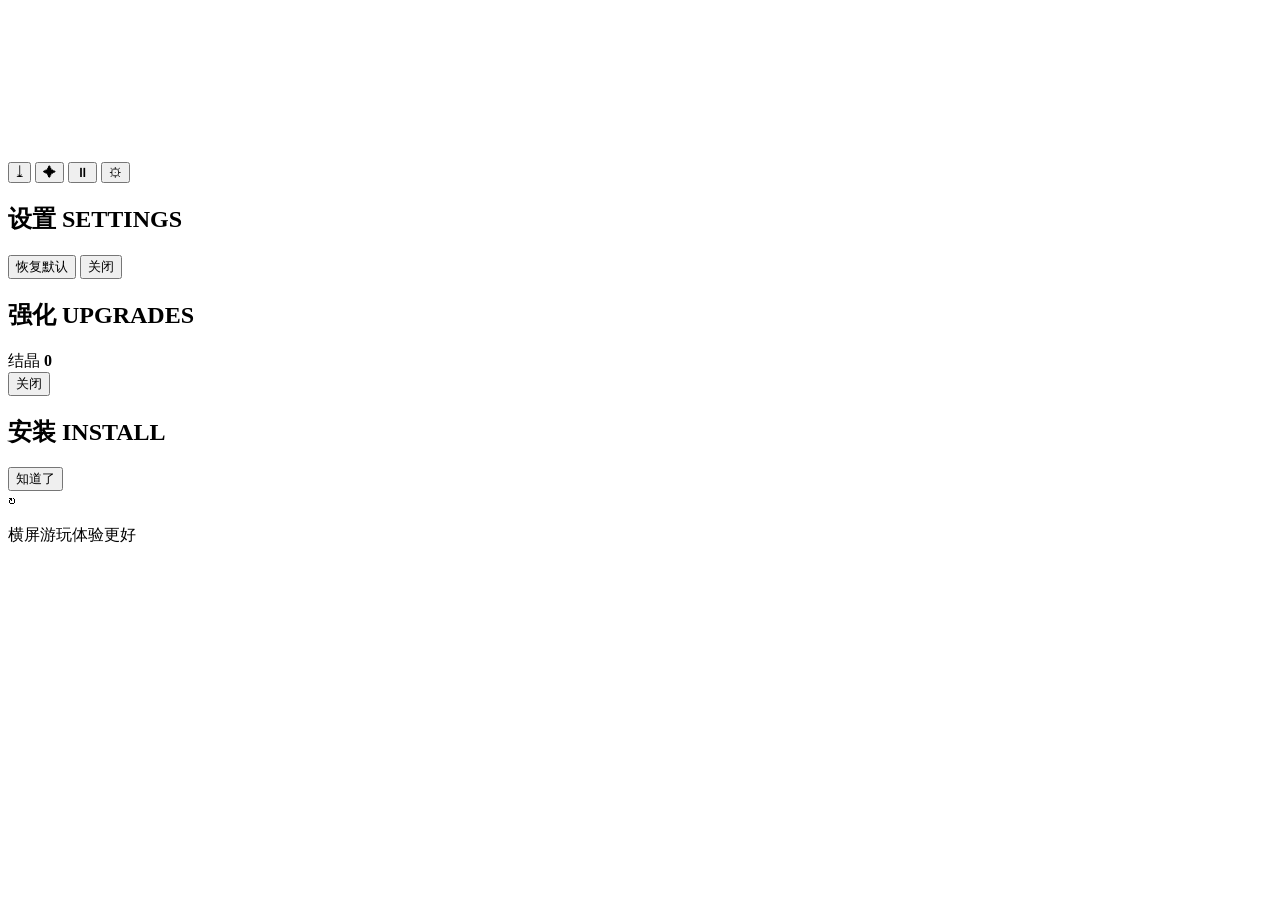
<file: src/template.html>
<!doctype html>
<html lang="zh-CN">
<head>
<meta charset="utf-8"/>
<meta name="viewport" content="width=device-width, initial-scale=1, maximum-scale=1, user-scalable=no, viewport-fit=cover"/>
<title>NEON RIFT · 霓虹裂隙</title>
<meta name="theme-color" content="#03060d"/>
<link rel="manifest" href="./manifest.webmanifest"/>
<link rel="apple-touch-icon" href="./icons/icon-192.png"/>
<meta name="apple-mobile-web-app-capable" content="yes"/>
<meta name="apple-mobile-web-app-status-bar-style" content="black-translucent"/>
<meta name="apple-mobile-web-app-title" content="NEON RIFT"/>
<meta name="mobile-web-app-capable" content="yes"/>
<style>/*__CSS__*/</style>
</head>
<body>
<canvas id="game"></canvas>
<div id="fx"></div>

<div id="topbar">
  <button id="btn-install" class="iconbtn" title="安装到桌面 / 手机">⤓</button>
  <button id="btn-upgrades" class="iconbtn" title="强化">✦</button>
  <button id="btn-pause" class="iconbtn" title="暂停">⏸</button>
  <button id="btn-settings" class="iconbtn" title="设置">⚙</button>
</div>

<div id="settings" class="hidden">
  <div class="panel">
    <h2>设置 <span>SETTINGS</span></h2>
    <div id="settings-body"></div>
    <div class="panel-foot">
      <button id="btn-reset" class="ghost">恢复默认</button>
      <button id="btn-close" class="primary">关闭</button>
    </div>
  </div>
</div>

<div id="upgrades" class="hidden">
  <div class="panel">
    <h2>强化 <span>UPGRADES</span></h2>
    <div class="shards">结晶 <b id="shard-count">0</b></div>
    <div id="upgrade-body"></div>
    <div class="panel-foot">
      <button id="btn-upgrade-close" class="primary">关闭</button>
    </div>
  </div>
</div>

<div id="install" class="hidden">
  <div class="panel">
    <h2>安装 <span>INSTALL</span></h2>
    <div id="install-body" class="guide"></div>
    <div class="panel-foot">
      <button id="btn-install-close" class="primary">知道了</button>
    </div>
  </div>
</div>

<div id="rotate" class="hidden">
  <div>↻</div>
  <p>横屏游玩体验更好</p>
</div>

<div id="toast" class="hidden"></div>

<script>/*__JS__*/</script>
<script>
(function () {
  if (!('serviceWorker' in navigator)) return;
  if (location.protocol === 'file:') return;
  window.addEventListener('load', function () {
    navigator.serviceWorker.register('./sw.js').catch(function () {});
  });
})();
</script>
</body>
</html>
</file>
